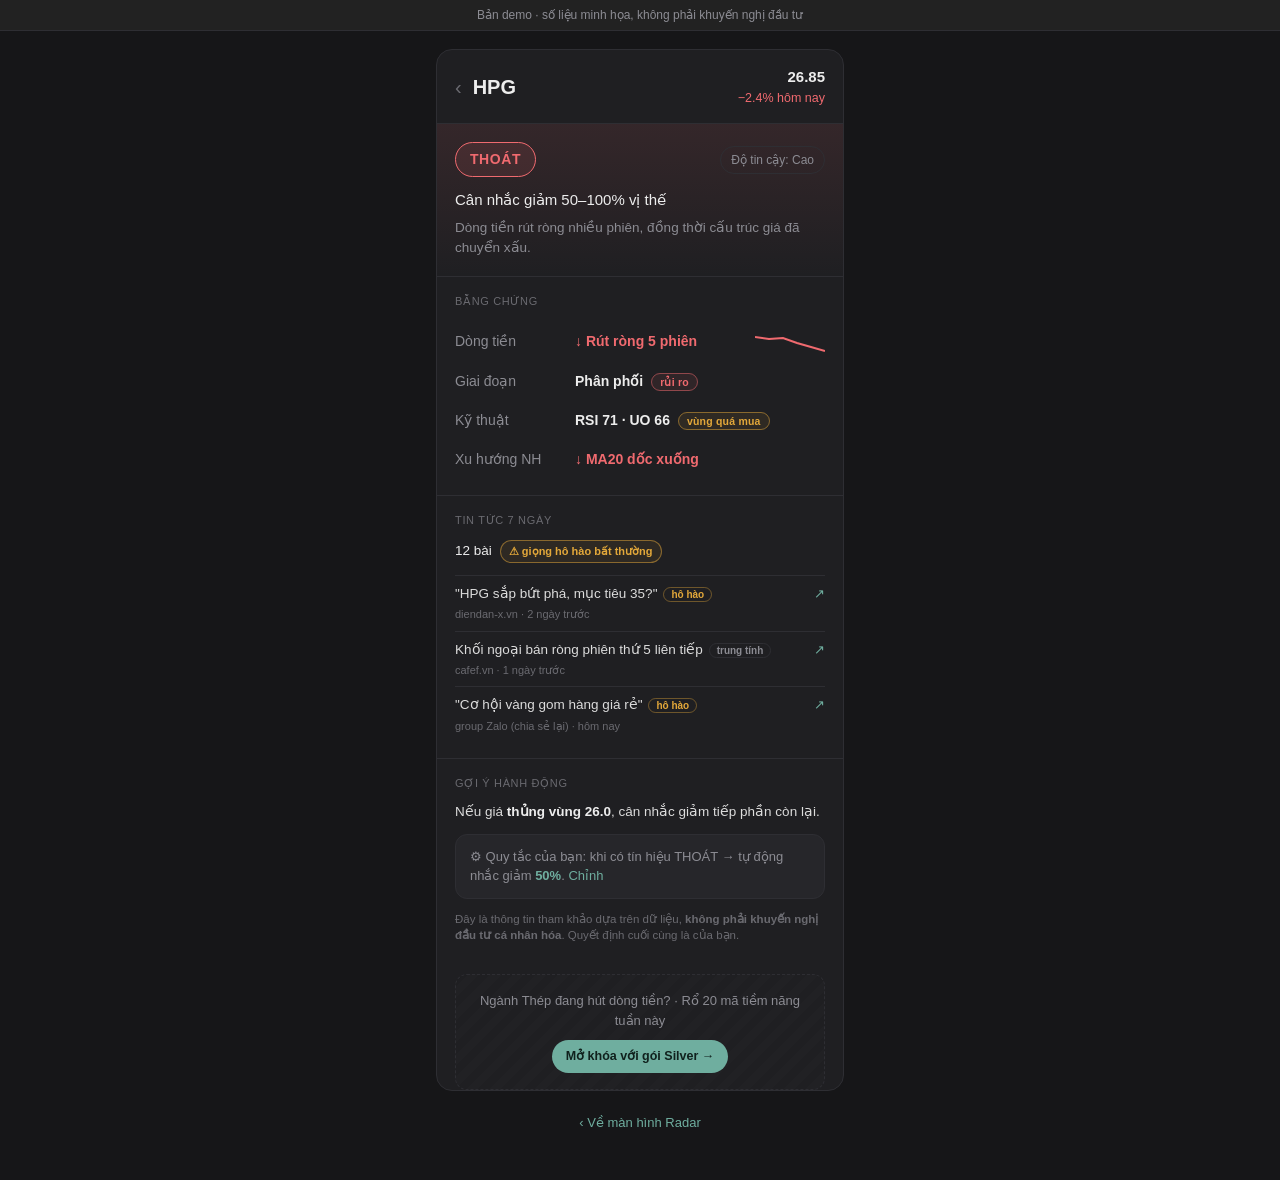
<file: Index.html>
<!DOCTYPE html>
<html lang="vi">
<head>
<meta charset="UTF-8">
<meta name="viewport" content="width=device-width, initial-scale=1">
<title>Radar danh mục — chi tiết mã</title>
<style>
:root{
  --bg:#161618;--surface:#1f1f22;--surface-2:#26262a;--line:#2e2e33;
  --text:#ededed;--muted:#8c8c93;--muted-2:#6a6a70;
  --red:#f06a6f;--amber:#e3a83a;--green:#5cbd86;--gray:#6a6a70;--accent:#6fae9f;
  --radius:16px;
}
*{box-sizing:border-box;margin:0;padding:0}
body{background:var(--bg);color:var(--text);font-family:'Inter',-apple-system,'Segoe UI',Roboto,Arial,sans-serif;line-height:1.5;-webkit-font-smoothing:antialiased}
a{color:inherit;text-decoration:none}
.demo-flag{background:#222;color:var(--muted);font-size:12px;text-align:center;padding:6px 12px;border-bottom:1px solid var(--line)}
.shell{max-width:440px;margin:0 auto;padding:18px 16px 48px}
.card{background:var(--surface);border:1px solid var(--line);border-radius:var(--radius);overflow:hidden}

/* header */
.hd{display:flex;align-items:center;gap:11px;padding:16px 18px;border-bottom:1px solid var(--line)}
.back{color:var(--muted-2);font-size:20px}
.tk{font-weight:700;font-size:20px}
.px{margin-left:auto;text-align:right}
.px .p{font-weight:600;font-size:15px}
.px .chg{font-size:12.5px;color:var(--red)}

/* verdict */
.verdict{padding:18px;background:linear-gradient(180deg,rgba(240,106,111,.10),transparent)}
.verdict .row1{display:flex;align-items:center;gap:12px}
.bigbadge{font-size:14px;font-weight:700;padding:6px 14px;border-radius:999px;border:1px solid var(--red);color:var(--red);background:rgba(240,106,111,.10);letter-spacing:.04em}
.conf{margin-left:auto;font-size:12px;color:var(--muted);border:1px solid var(--line);padding:4px 10px;border-radius:999px}
.verdict .sub{color:var(--text);font-size:15px;margin-top:12px;font-weight:500}
.verdict .why{color:var(--muted);font-size:13.5px;margin-top:6px}

/* section */
.sec{padding:16px 18px;border-top:1px solid var(--line)}
.sec .lbl{font-size:11px;letter-spacing:.06em;text-transform:uppercase;color:var(--muted-2);margin-bottom:12px}

/* evidence rows */
.ev{display:flex;align-items:center;gap:12px;padding:9px 0}
.ev .k{font-size:14px;color:var(--muted);width:108px;flex:none}
.ev .v{font-weight:600;font-size:14px}
.tag{font-size:10.5px;font-weight:600;padding:2px 8px;border-radius:999px;border:1px solid;margin-left:8px;letter-spacing:.02em}
.tag.bad{color:var(--red);border-color:rgba(240,106,111,.5);background:rgba(240,106,111,.08)}
.tag.warn{color:var(--amber);border-color:rgba(227,168,58,.5);background:rgba(227,168,58,.08)}
.tag.good{color:var(--green);border-color:rgba(92,189,134,.5);background:rgba(92,189,134,.08)}
.spark{margin-left:auto}
.arrow-down{color:var(--red);font-weight:700}
.arrow-up{color:var(--green);font-weight:700}

/* news */
.news .head{display:flex;align-items:center;gap:8px;font-size:13.5px;margin-bottom:12px}
.news .head .warnpill{font-size:11px;font-weight:600;color:var(--amber);border:1px solid rgba(227,168,58,.5);background:rgba(227,168,58,.08);padding:2px 8px;border-radius:999px}
.art{display:flex;align-items:flex-start;gap:9px;padding:8px 0;border-top:1px solid var(--line)}
.art:first-of-type{border-top:none}
.art .src{font-size:11px;color:var(--muted-2);margin-top:2px}
.art .t{font-size:13.5px;color:#dcdcdc}
.art .link{margin-left:auto;color:var(--accent);font-size:13px;flex:none}
.senti{font-size:10px;font-weight:600;padding:1px 7px;border-radius:999px;border:1px solid rgba(227,168,58,.4);color:var(--amber);margin-left:6px}

/* action */
.action{padding:16px 18px;border-top:1px solid var(--line)}
.action .hint{font-size:13.5px;color:#dcdcdc}
.action .hint b{color:var(--text)}
.rule{margin-top:12px;background:var(--surface-2);border:1px solid var(--line);border-radius:12px;padding:12px 14px;font-size:13px;color:var(--muted)}
.rule b{color:var(--accent)}
.disc{font-size:11.5px;color:var(--muted-2);margin-top:12px;line-height:1.45}

/* locked upsell */
.locked{margin:14px 18px 0;border:1px dashed var(--line);border-radius:12px;padding:16px;text-align:center;position:relative;background:repeating-linear-gradient(135deg,transparent,transparent 8px,rgba(255,255,255,.012) 8px,rgba(255,255,255,.012) 16px)}
.locked .lk{font-size:13px;color:var(--muted);filter:blur(.3px)}
.locked .cta{margin-top:10px;display:inline-block;font-size:12.5px;font-weight:600;color:#10211d;background:var(--accent);padding:7px 14px;border-radius:999px}
.foot{text-align:center;font-size:13px;margin-top:22px}
.foot a{color:var(--accent)}
</style>
</head>
<body>
<div class="demo-flag">Bản demo · số liệu minh họa, không phải khuyến nghị đầu tư</div>

<div class="shell">
  <div class="card">

    <!-- Header -->
    <div class="hd">
      <span class="back">‹</span>
      <span class="tk">HPG</span>
      <span class="px"><div class="p">26.85</div><div class="chg">−2.4% hôm nay</div></span>
    </div>

    <!-- Verdict -->
    <div class="verdict">
      <div class="row1">
        <span class="bigbadge">THOÁT</span>
        <span class="conf">Độ tin cậy: Cao</span>
      </div>
      <div class="sub">Cân nhắc giảm 50–100% vị thế</div>
      <div class="why">Dòng tiền rút ròng nhiều phiên, đồng thời cấu trúc giá đã chuyển xấu.</div>
    </div>

    <!-- Bằng chứng -->
    <div class="sec">
      <div class="lbl">Bằng chứng</div>

      <div class="ev">
        <span class="k">Dòng tiền</span>
        <span class="v arrow-down">↓ Rút ròng 5 phiên</span>
        <svg class="spark" width="70" height="22" viewBox="0 0 70 22">
          <polyline points="0,6 14,8 28,7 42,12 56,16 70,20" fill="none" stroke="#f06a6f" stroke-width="2"/>
        </svg>
      </div>

      <div class="ev">
        <span class="k">Giai đoạn</span>
        <span class="v">Phân phối<span class="tag bad">rủi ro</span></span>
      </div>

      <div class="ev">
        <span class="k">Kỹ thuật</span>
        <span class="v">RSI 71 · UO 66<span class="tag warn">vùng quá mua</span></span>
      </div>

      <div class="ev">
        <span class="k">Xu hướng NH</span>
        <span class="v arrow-down">↓ MA20 dốc xuống</span>
      </div>
    </div>

    <!-- Tin tức -->
    <div class="sec news">
      <div class="lbl">Tin tức 7 ngày</div>
      <div class="head">
        <span>12 bài</span>
        <span class="warnpill">⚠ giọng hô hào bất thường</span>
      </div>

      <div class="art">
        <div>
          <div class="t">"HPG sắp bứt phá, mục tiêu 35?"<span class="senti">hô hào</span></div>
          <div class="src">diendan-x.vn · 2 ngày trước</div>
        </div>
        <a class="link" href="#">↗</a>
      </div>
      <div class="art">
        <div>
          <div class="t">Khối ngoại bán ròng phiên thứ 5 liên tiếp<span class="senti" style="color:var(--muted);border-color:var(--line)">trung tính</span></div>
          <div class="src">cafef.vn · 1 ngày trước</div>
        </div>
        <a class="link" href="#">↗</a>
      </div>
      <div class="art">
        <div>
          <div class="t">"Cơ hội vàng gom hàng giá rẻ"<span class="senti">hô hào</span></div>
          <div class="src">group Zalo (chia sẻ lại) · hôm nay</div>
        </div>
        <a class="link" href="#">↗</a>
      </div>
    </div>

    <!-- Action -->
    <div class="action">
      <div class="lbl" style="font-size:11px;letter-spacing:.06em;text-transform:uppercase;color:var(--muted-2);margin-bottom:10px">Gợi ý hành động</div>
      <div class="hint">Nếu giá <b>thủng vùng 26.0</b>, cân nhắc giảm tiếp phần còn lại.</div>
      <div class="rule">⚙ Quy tắc của bạn: khi có tín hiệu THOÁT → tự động nhắc giảm <b>50%</b>. <span style="color:var(--accent)">Chỉnh</span></div>
      <div class="disc">Đây là thông tin tham khảo dựa trên dữ liệu, <b>không phải khuyến nghị đầu tư cá nhân hóa</b>. Quyết định cuối cùng là của bạn.</div>
    </div>

    <!-- Locked upsell (Silver) -->
    <div class="locked">
      <div class="lk">Ngành Thép đang hút dòng tiền? · Rổ 20 mã tiềm năng tuần này</div>
      <span class="cta">Mở khóa với gói Silver →</span>
    </div>

  </div>

  <div class="foot"><a href="radar.html">‹ Về màn hình Radar</a></div>
</div>
</body>
</html>
</file>
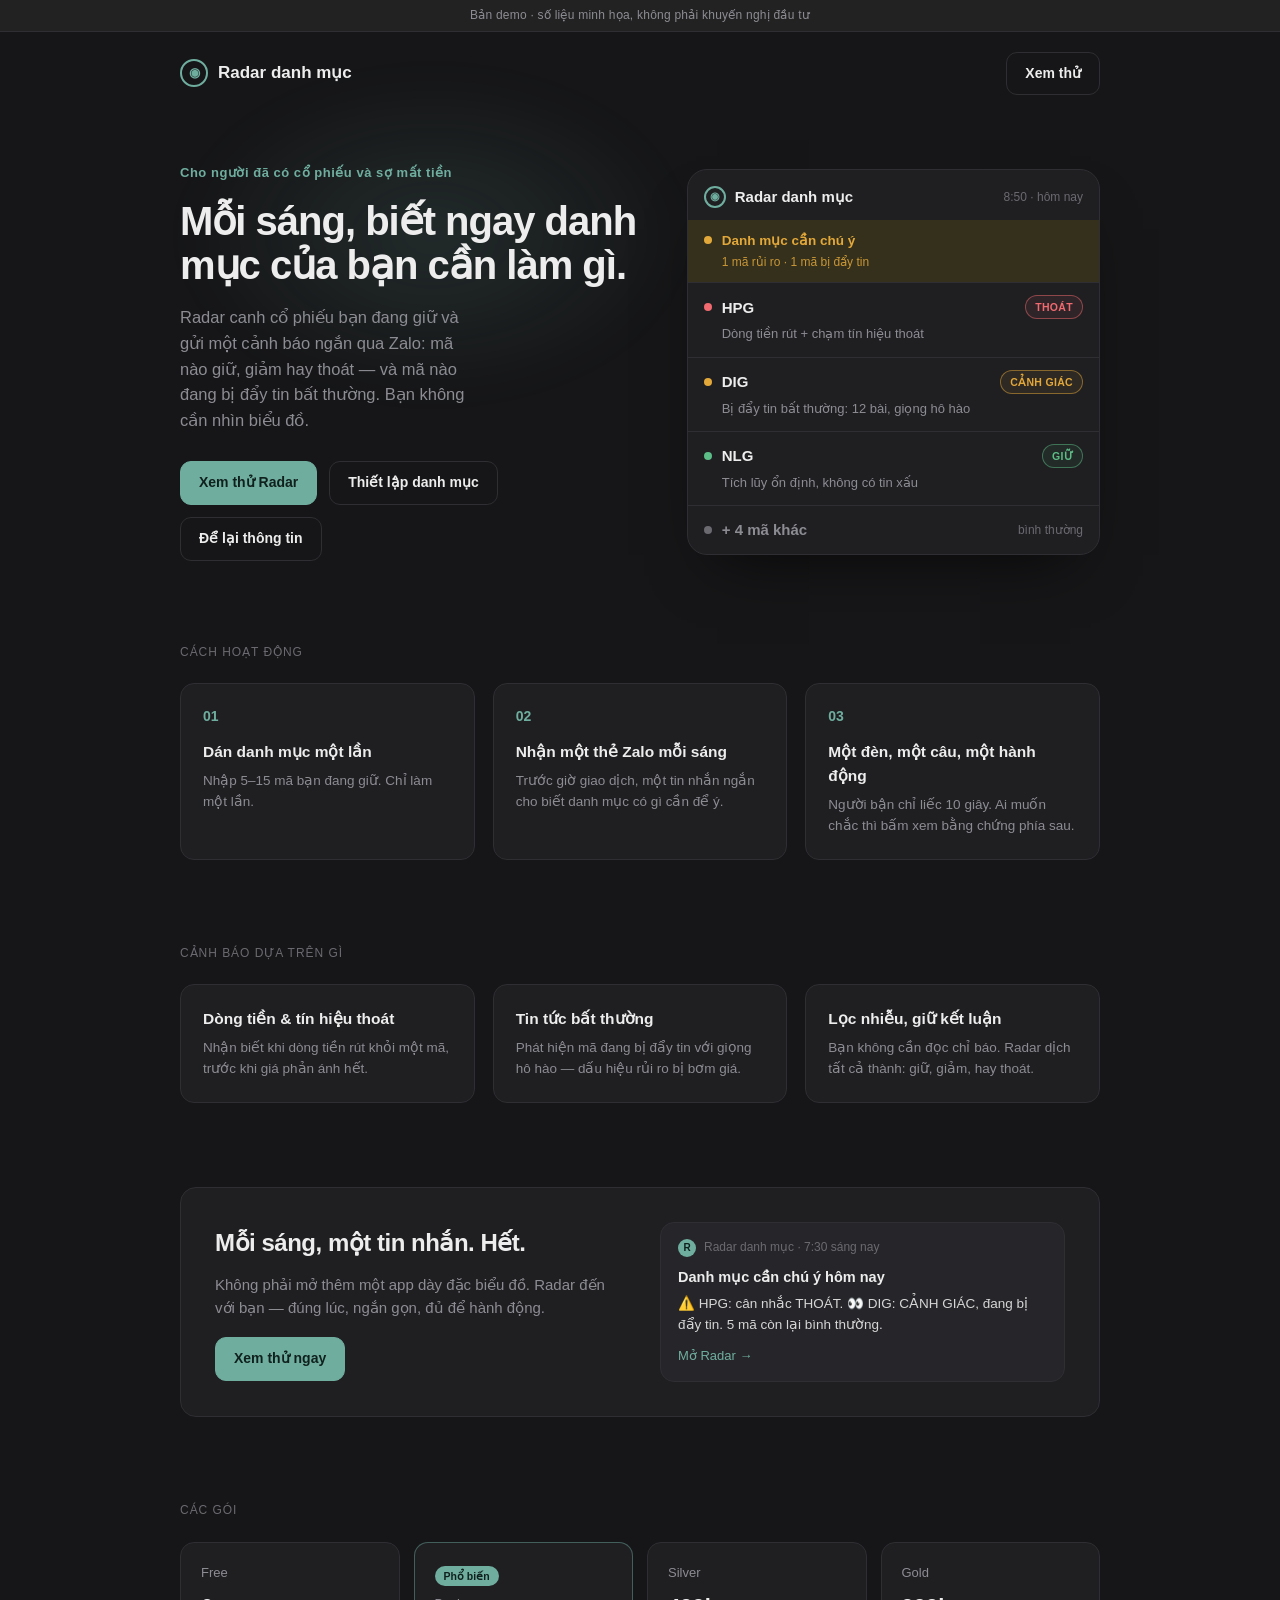
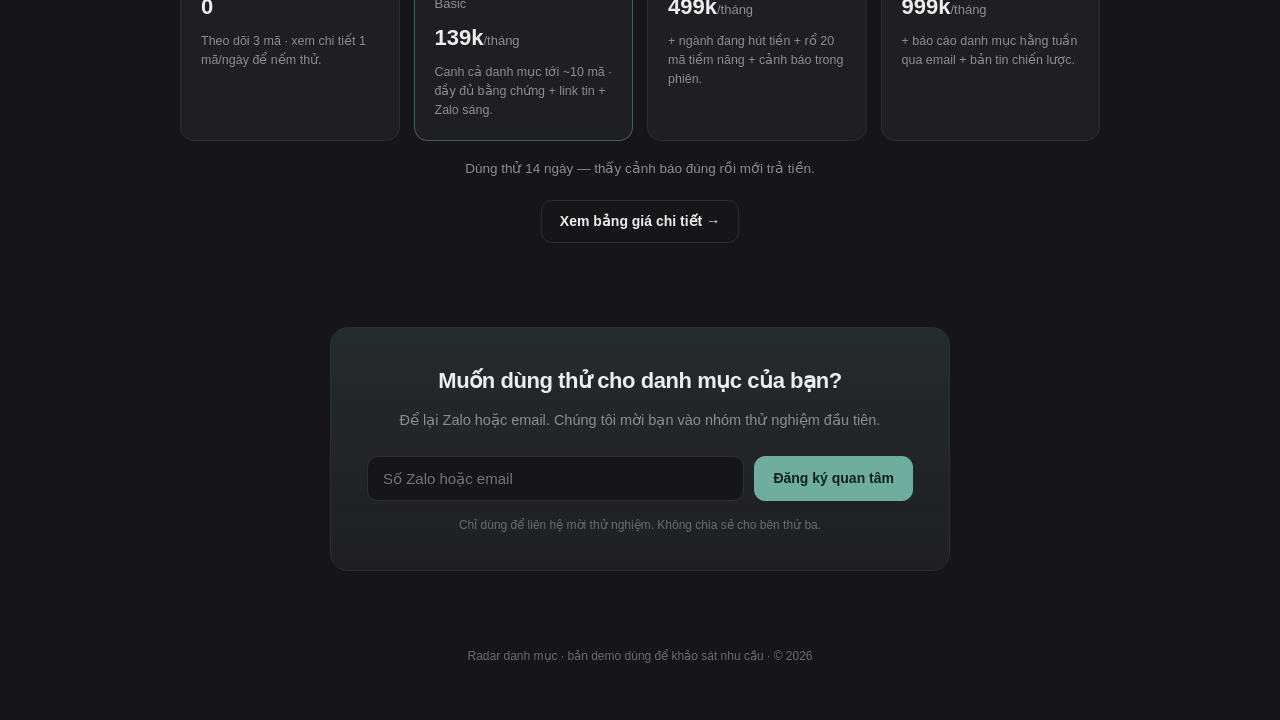
<file: index.html>
<!DOCTYPE html>
<html lang="vi">
<head>
<meta charset="UTF-8">
<meta name="viewport" content="width=device-width, initial-scale=1">
<title>Radar danh mục — mỗi sáng biết ngay danh mục cần làm gì</title>
<meta name="description" content="Trợ lý canh danh mục cho nhà đầu tư bận rộn. Mỗi sáng một cảnh báo ngắn qua Zalo: giữ, giảm hay thoát — và mã nào đang bị đẩy tin.">
<style>
:root{
  --bg:#161618;--surface:#1f1f22;--surface-2:#26262a;--line:#2e2e33;
  --text:#ededed;--muted:#8c8c93;--muted-2:#6a6a70;
  --red:#f06a6f;--amber:#e3a83a;--green:#5cbd86;--gray:#6a6a70;--accent:#6fae9f;
  --radius:16px;
}
*{box-sizing:border-box;margin:0;padding:0}
html{-webkit-text-size-adjust:100%;scroll-behavior:smooth}
body{background:var(--bg);color:var(--text);
  font-family:'Inter',-apple-system,'Segoe UI',Roboto,Helvetica,Arial,sans-serif;
  line-height:1.55;-webkit-font-smoothing:antialiased}
a{color:inherit;text-decoration:none}
.demo-flag{background:#222;color:var(--muted);font-size:12px;text-align:center;padding:6px 12px;border-bottom:1px solid var(--line);letter-spacing:.02em}
.wrap{max-width:960px;margin:0 auto;padding:0 20px}
header{display:flex;align-items:center;justify-content:space-between;padding:20px 0}
.brand{display:flex;align-items:center;gap:10px;font-weight:600;font-size:17px}
.logo{width:28px;height:28px;border-radius:50%;border:2px solid var(--accent);display:grid;place-items:center;color:var(--accent);font-size:13px}
.btn{padding:10px 18px;border-radius:11px;font-weight:600;font-size:14px;cursor:pointer;border:1px solid var(--line);transition:background .15s,filter .15s;display:inline-block;font-family:inherit}
.btn:hover{background:var(--surface-2)}
.btn.solid{background:var(--accent);color:#10211d;border-color:var(--accent)}
.btn.solid:hover{filter:brightness(1.07)}
.hero{position:relative;display:grid;grid-template-columns:1.05fr .95fr;gap:50px;align-items:center;padding:48px 0 40px}
.hero::before{content:'';position:absolute;top:-40px;left:0;width:55%;height:320px;background:radial-gradient(ellipse at center,rgba(111,174,159,.14),transparent 70%);filter:blur(20px);z-index:-1;pointer-events:none}
.eyebrow{color:var(--accent);font-size:13px;font-weight:600;letter-spacing:.04em;margin-bottom:16px}
.hero h1{font-size:40px;font-weight:700;line-height:1.1;letter-spacing:-.025em}
.hero .sub{color:var(--muted);font-size:16.5px;margin-top:18px;max-width:32ch}
.cta-row{display:flex;gap:12px;margin-top:28px;flex-wrap:wrap}
.phone{background:var(--surface);border:1px solid var(--line);border-radius:20px;overflow:hidden;box-shadow:0 30px 60px -30px rgba(0,0,0,.7)}
.ph-head{display:flex;align-items:center;justify-content:space-between;padding:15px 16px 11px}
.ph-head .b{display:flex;align-items:center;gap:9px;font-weight:600;font-size:15px}
.ph-head .lg{width:22px;height:22px;border-radius:50%;border:2px solid var(--accent);display:grid;place-items:center;color:var(--accent);font-size:11px}
.ph-time{color:var(--muted-2);font-size:12px}
.ph-alert{background:#34301c;padding:11px 16px;display:flex;gap:10px;align-items:flex-start}
.ph-alert .dot{margin-top:5px}
.ph-alert .t{color:var(--amber);font-size:13.5px;font-weight:600}
.ph-alert .s{color:var(--amber);opacity:.85;font-size:12px;margin-top:1px}
.dot{width:8px;height:8px;border-radius:50%;flex:none}
.dot.red{background:var(--red)}.dot.amber{background:var(--amber)}.dot.green{background:var(--green)}.dot.gray{background:var(--gray)}
.ph-row{padding:12px 16px;border-top:1px solid var(--line)}
.ph-row .top{display:flex;align-items:center;gap:10px}
.ph-row .tk{font-weight:700;font-size:15px}
.sp{flex:1}
.badge{font-size:10.5px;font-weight:600;padding:3px 9px;border-radius:999px;border:1px solid;letter-spacing:.03em}
.badge.exit{color:var(--red);border-color:rgba(240,106,111,.5);background:rgba(240,106,111,.08)}
.badge.warn{color:var(--amber);border-color:rgba(227,168,58,.5);background:rgba(227,168,58,.08)}
.badge.hold{color:var(--green);border-color:rgba(92,189,134,.5);background:rgba(92,189,134,.08)}
.ph-row .rs{color:var(--muted);font-size:13px;margin-top:5px;margin-left:18px}
section{padding:42px 0}
.sec-label{color:var(--muted-2);font-size:12px;letter-spacing:.08em;text-transform:uppercase;margin-bottom:22px}
.grid3{display:grid;grid-template-columns:repeat(3,1fr);gap:18px}
.tile{background:var(--surface);border:1px solid var(--line);border-radius:14px;padding:22px;transition:border-color .15s}
.tile:hover{border-color:#3a3a40}
.tile .n{color:var(--accent);font-weight:700;font-size:14px;margin-bottom:12px}
.tile h4{font-size:15.5px;font-weight:600;margin-bottom:7px}
.tile p{color:var(--muted);font-size:13.5px}
.band{background:var(--surface);border:1px solid var(--line);border-radius:var(--radius);padding:34px;display:grid;grid-template-columns:1fr 1fr;gap:40px;align-items:center}
.band h3{font-size:24px;font-weight:700;letter-spacing:-.02em}
.band p{color:var(--muted);font-size:15px;margin-top:12px}
.zalo{background:var(--surface-2);border:1px solid var(--line);border-radius:14px;padding:15px 17px}
.zalo .zh{display:flex;align-items:center;gap:8px;font-size:12px;color:var(--muted-2);margin-bottom:9px}
.zalo .oa{width:18px;height:18px;border-radius:50%;background:var(--accent);color:#10211d;font-size:10px;font-weight:700;display:grid;place-items:center}
.zalo .zt{font-weight:600;font-size:14.5px}
.zalo .zb{font-size:13.5px;color:#d6d6d6;margin-top:6px}
.zalo .zc{color:var(--accent);font-size:13px;margin-top:10px;font-weight:500}
.price{display:grid;grid-template-columns:repeat(4,1fr);gap:14px}
.tier{background:var(--surface);border:1px solid var(--line);border-radius:14px;padding:20px}
.tier.hot{border-color:rgba(111,174,159,.45)}
.tier .nm{font-size:13px;color:var(--muted)}
.tier .amt{font-size:22px;font-weight:700;margin:7px 0 2px}
.tier .amt span{font-size:13px;color:var(--muted);font-weight:400}
.tier .ds{font-size:12.5px;color:var(--muted);margin-top:8px;line-height:1.5}
.tier .ribbon{display:inline-block;font-size:10.5px;font-weight:600;color:#10211d;background:var(--accent);padding:2px 9px;border-radius:999px;margin-bottom:8px}
.signup{background:linear-gradient(180deg,rgba(111,174,159,.08),transparent),var(--surface);border:1px solid var(--line);border-radius:18px;padding:36px;max-width:620px;margin:0 auto;text-align:center}
.signup h3{font-size:22px;font-weight:700;letter-spacing:-.02em}
.signup p{color:var(--muted);font-size:14.5px;margin:11px 0 24px}
.signup form{display:flex;gap:10px;flex-wrap:wrap;justify-content:center}
.signup input{flex:1;min-width:230px;background:var(--bg);border:1px solid var(--line);color:var(--text);border-radius:11px;padding:13px 15px;font-family:inherit;font-size:15px}
.signup input:focus{outline:none;border-color:var(--accent)}
.signup .note{font-size:12px;color:var(--muted-2);margin-top:15px}
.thanks{display:none;color:var(--green);font-weight:600;margin-top:18px}
footer{text-align:center;color:var(--muted-2);font-size:12px;padding:34px 20px 54px}
@media (max-width:760px){
  .hero{grid-template-columns:1fr;gap:34px;padding-top:28px}
  .hero h1{font-size:31px}
  .hero::before{width:90%}
  .grid3{grid-template-columns:1fr}
  .band{grid-template-columns:1fr;gap:24px;padding:26px}
  .price{grid-template-columns:1fr 1fr}
}
@media (prefers-reduced-motion:reduce){*{transition:none!important;animation:none!important}}
</style>
</head>
<body>
<div class="demo-flag">Bản demo · số liệu minh họa, không phải khuyến nghị đầu tư</div>
<div class="wrap">
  <header>
    <div class="brand"><span class="logo">◉</span> Radar danh mục</div>
    <a class="btn" href="radar.html">Xem thử</a>
  </header>
  <div class="hero">
    <div>
      <div class="eyebrow">Cho người đã có cổ phiếu và sợ mất tiền</div>
      <h1>Mỗi sáng, biết ngay danh mục của bạn cần làm gì.</h1>
      <p class="sub">Radar canh cổ phiếu bạn đang giữ và gửi một cảnh báo ngắn qua Zalo: mã nào giữ, giảm hay thoát — và mã nào đang bị đẩy tin bất thường. Bạn không cần nhìn biểu đồ.</p>
      <div class="cta-row">
        <a class="btn solid" href="radar.html">Xem thử Radar</a>
        <a class="btn" href="onboarding.html">Thiết lập danh mục</a>
        <a class="btn" href="#dangky">Để lại thông tin</a>
      </div>
    </div>
    <div class="phone">
      <div class="ph-head">
        <div class="b"><span class="lg">◉</span> Radar danh mục</div>
        <span class="ph-time">8:50 · hôm nay</span>
      </div>
      <div class="ph-alert">
        <span class="dot amber"></span>
        <div><div class="t">Danh mục cần chú ý</div><div class="s">1 mã rủi ro · 1 mã bị đẩy tin</div></div>
      </div>
      <div class="ph-row"><div class="top"><span class="dot red"></span><span class="tk">HPG</span><span class="sp"></span><span class="badge exit">THOÁT</span></div><div class="rs">Dòng tiền rút + chạm tín hiệu thoát</div></div>
      <div class="ph-row"><div class="top"><span class="dot amber"></span><span class="tk">DIG</span><span class="sp"></span><span class="badge warn">CẢNH GIÁC</span></div><div class="rs">Bị đẩy tin bất thường: 12 bài, giọng hô hào</div></div>
      <div class="ph-row"><div class="top"><span class="dot green"></span><span class="tk">NLG</span><span class="sp"></span><span class="badge hold">GIỮ</span></div><div class="rs">Tích lũy ổn định, không có tin xấu</div></div>
      <div class="ph-row"><div class="top"><span class="dot gray"></span><span class="tk" style="font-weight:600;color:var(--muted)">+ 4 mã khác</span><span class="sp"></span><span style="font-size:12px;color:var(--muted-2)">bình thường</span></div></div>
    </div>
  </div>
  <section>
    <div class="sec-label">Cách hoạt động</div>
    <div class="grid3">
      <div class="tile"><div class="n">01</div><h4>Dán danh mục một lần</h4><p>Nhập 5–15 mã bạn đang giữ. Chỉ làm một lần.</p></div>
      <div class="tile"><div class="n">02</div><h4>Nhận một thẻ Zalo mỗi sáng</h4><p>Trước giờ giao dịch, một tin nhắn ngắn cho biết danh mục có gì cần để ý.</p></div>
      <div class="tile"><div class="n">03</div><h4>Một đèn, một câu, một hành động</h4><p>Người bận chỉ liếc 10 giây. Ai muốn chắc thì bấm xem bằng chứng phía sau.</p></div>
    </div>
  </section>
  <section>
    <div class="sec-label">Cảnh báo dựa trên gì</div>
    <div class="grid3">
      <div class="tile"><h4>Dòng tiền &amp; tín hiệu thoát</h4><p>Nhận biết khi dòng tiền rút khỏi một mã, trước khi giá phản ánh hết.</p></div>
      <div class="tile"><h4>Tin tức bất thường</h4><p>Phát hiện mã đang bị đẩy tin với giọng hô hào — dấu hiệu rủi ro bị bơm giá.</p></div>
      <div class="tile"><h4>Lọc nhiễu, giữ kết luận</h4><p>Bạn không cần đọc chỉ báo. Radar dịch tất cả thành: giữ, giảm, hay thoát.</p></div>
    </div>
  </section>
  <section>
    <div class="band">
      <div>
        <h3>Mỗi sáng, một tin nhắn. Hết.</h3>
        <p>Không phải mở thêm một app dày đặc biểu đồ. Radar đến với bạn — đúng lúc, ngắn gọn, đủ để hành động.</p>
        <a class="btn solid" href="radar.html" style="margin-top:18px">Xem thử ngay</a>
      </div>
      <div class="zalo">
        <div class="zh"><span class="oa">R</span> Radar danh mục · 7:30 sáng nay</div>
        <div class="zt">Danh mục cần chú ý hôm nay</div>
        <div class="zb">⚠️ HPG: cân nhắc THOÁT. 👀 DIG: CẢNH GIÁC, đang bị đẩy tin. 5 mã còn lại bình thường.</div>
        <div class="zc">Mở Radar →</div>
      </div>
    </div>
  </section>
  <section id="gia">
    <div class="sec-label">Các gói</div>
    <div class="price">
      <div class="tier"><div class="nm">Free</div><div class="amt">0<span></span></div><div class="ds">Theo dõi 3 mã · xem chi tiết 1 mã/ngày để nếm thử.</div></div>
      <div class="tier hot"><div class="ribbon">Phổ biến</div><div class="nm">Basic</div><div class="amt">139k<span>/tháng</span></div><div class="ds">Canh cả danh mục tới ~10 mã · đầy đủ bằng chứng + link tin + Zalo sáng.</div></div>
      <div class="tier"><div class="nm">Silver</div><div class="amt">499k<span>/tháng</span></div><div class="ds">+ ngành đang hút tiền + rổ 20 mã tiềm năng + cảnh báo trong phiên.</div></div>
      <div class="tier"><div class="nm">Gold</div><div class="amt">999k<span>/tháng</span></div><div class="ds">+ báo cáo danh mục hằng tuần qua email + bản tin chiến lược.</div></div>
    </div>
    <p style="text-align:center;color:var(--muted);font-size:13.5px;margin-top:18px">Dùng thử 14 ngày — thấy cảnh báo đúng rồi mới trả tiền.</p>
    <div style="text-align:center;margin-top:20px"><a class="btn" href="bang-gia.html">Xem bảng giá chi tiết →</a></div>
  </section>
  <section id="dangky">
    <div class="signup">
      <h3>Muốn dùng thử cho danh mục của bạn?</h3>
      <p>Để lại Zalo hoặc email. Chúng tôi mời bạn vào nhóm thử nghiệm đầu tiên.</p>
      <form id="lead" action="https://formspree.io/f/YOUR_FORM_ID" method="POST">
        <input type="text" name="contact" placeholder="Số Zalo hoặc email" required>
        <button type="submit" class="btn solid">Đăng ký quan tâm</button>
      </form>
      <div class="thanks" id="thanks">Cảm ơn bạn — chúng tôi sẽ liên hệ sớm.</div>
      <div class="note">Chỉ dùng để liên hệ mời thử nghiệm. Không chia sẻ cho bên thứ ba.</div>
    </div>
  </section>
</div>
<footer>Radar danh mục · bản demo dùng để khảo sát nhu cầu · © 2026</footer>
<script>
  var f=document.getElementById('lead');
  f.addEventListener('submit',function(e){
    if((f.getAttribute('action')||'').indexOf('YOUR_FORM_ID')!==-1){
      e.preventDefault();
      document.getElementById('thanks').style.display='block';
      f.reset();
    }
  });
</script>
</body>
</html>
</file>
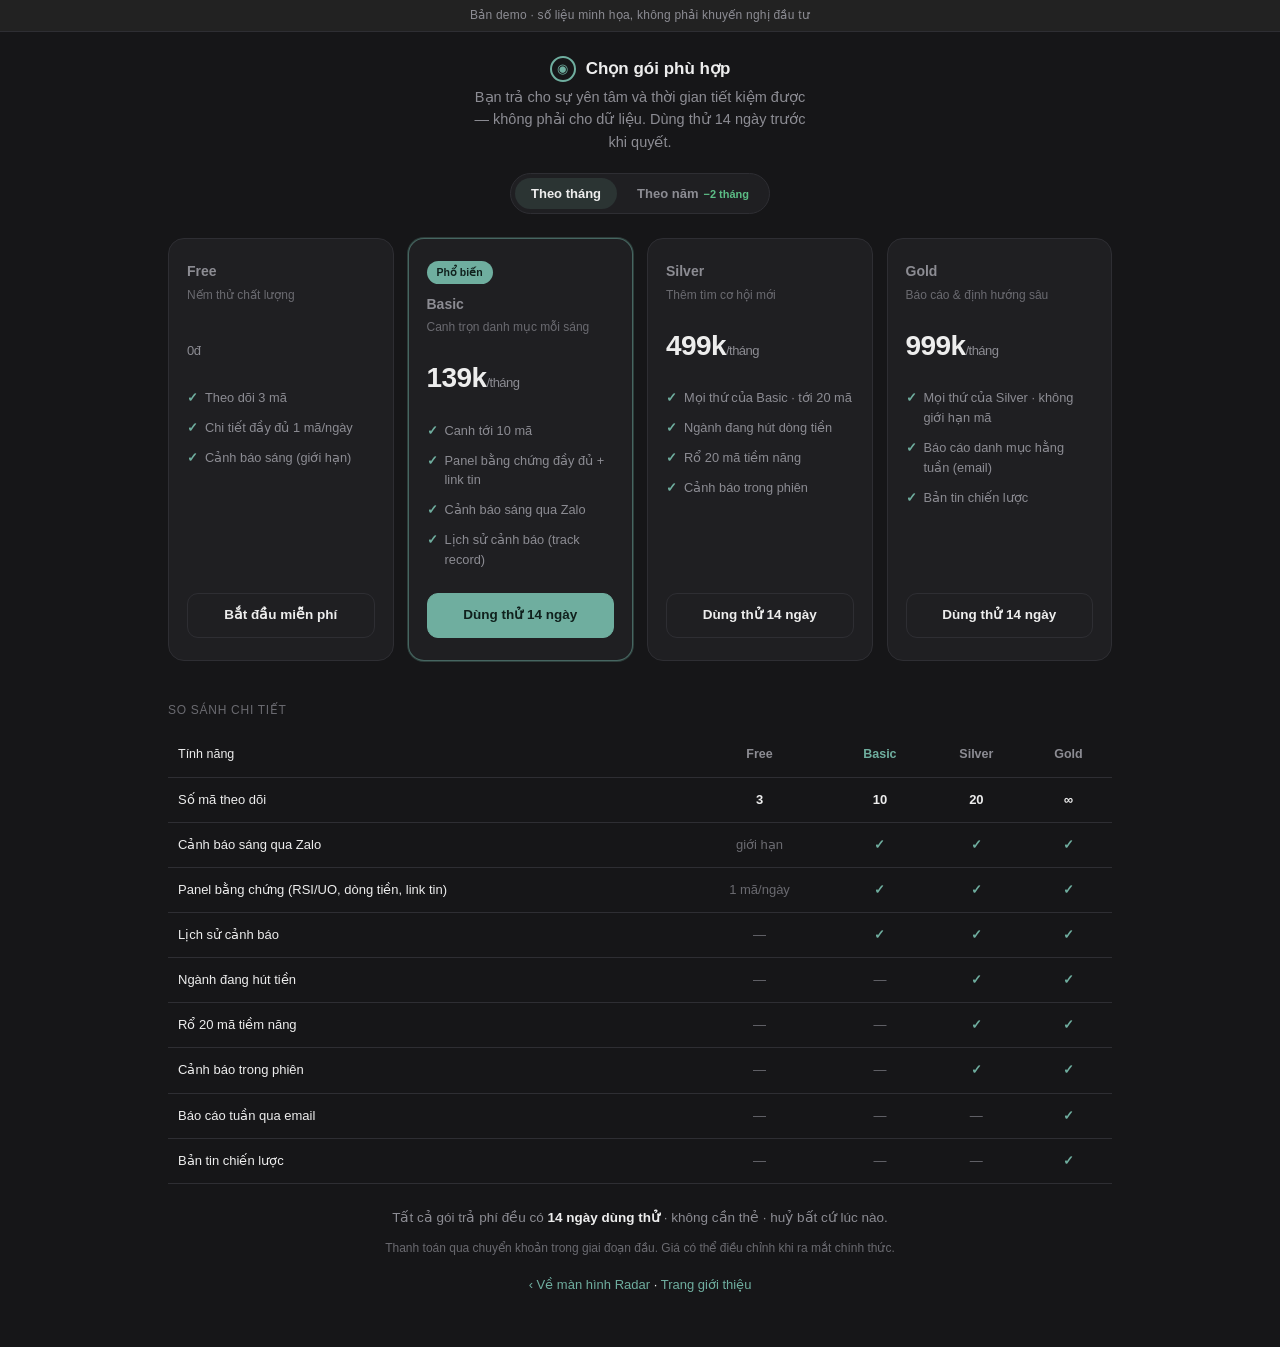
<file: bang-gia.html>
<!DOCTYPE html>
<html lang="vi">
<head>
<meta charset="UTF-8">
<meta name="viewport" content="width=device-width, initial-scale=1">
<title>Radar danh mục — bảng giá</title>
<style>
:root{
  --bg:#161618;--surface:#1f1f22;--surface-2:#26262a;--line:#2e2e33;
  --text:#ededed;--muted:#8c8c93;--muted-2:#6a6a70;
  --red:#f06a6f;--amber:#e3a83a;--green:#5cbd86;--accent:#6fae9f;--radius:16px;
}
*{box-sizing:border-box;margin:0;padding:0}
html{-webkit-text-size-adjust:100%}
body{background:var(--bg);color:var(--text);
  font-family:'Inter',-apple-system,'Segoe UI',Roboto,Helvetica,Arial,sans-serif;
  line-height:1.55;-webkit-font-smoothing:antialiased}
a{color:inherit;text-decoration:none}
.demo-flag{background:#222;color:var(--muted);font-size:12px;text-align:center;padding:6px 12px;border-bottom:1px solid var(--line);letter-spacing:.02em}
.wrap{max-width:980px;margin:0 auto;padding:24px 18px 52px}

.head{display:flex;align-items:center;gap:10px;justify-content:center;margin-bottom:4px}
.logo{width:26px;height:26px;border-radius:50%;border:2px solid var(--accent);display:grid;place-items:center;color:var(--accent);font-size:13px}
.head .b{font-weight:600;font-size:17px}
.lede{color:var(--muted);font-size:14.5px;text-align:center;margin:2px auto 20px;max-width:42ch}

/* billing toggle */
.bill{display:flex;justify-content:center;margin-bottom:24px}
.bill .grp{display:inline-flex;background:var(--surface);border:1px solid var(--line);border-radius:999px;padding:4px;gap:4px}
.bill button{border:none;background:transparent;color:var(--muted);font-family:inherit;font-size:13px;font-weight:600;padding:8px 16px;border-radius:999px;cursor:pointer;transition:all .15s}
.bill button.on{background:rgba(111,174,159,.14);color:var(--text)}
.bill .save{color:var(--green);font-size:11px;margin-left:5px}

/* cards */
.cards{display:grid;grid-template-columns:repeat(4,1fr);gap:14px;margin-bottom:40px}
.tier{background:var(--surface);border:1px solid var(--line);border-radius:16px;padding:22px 18px;display:flex;flex-direction:column}
.tier.hot{border-color:rgba(111,174,159,.5);box-shadow:0 0 0 1px rgba(111,174,159,.25)}
.ribbon{align-self:flex-start;font-size:10.5px;font-weight:700;color:#10211d;background:var(--accent);padding:3px 10px;border-radius:999px;margin-bottom:10px}
.tier .nm{font-size:14px;font-weight:600;color:var(--muted)}
.tier .who{font-size:12px;color:var(--muted-2);margin-top:3px;min-height:32px}
.tier .amt{font-size:28px;font-weight:700;letter-spacing:-.02em;margin:6px 0 2px}
.tier .amt span{font-size:13px;color:var(--muted);font-weight:400}
.tier ul{list-style:none;margin:14px 0 18px;flex:1}
.tier li{font-size:12.8px;color:var(--muted);padding:5px 0 5px 18px;position:relative}
.tier li::before{content:'✓';position:absolute;left:0;color:var(--accent);font-weight:700}
.btn{text-align:center;padding:11px;border-radius:11px;font-weight:600;font-size:13.5px;cursor:pointer;border:1px solid var(--line);display:block;transition:background .15s,filter .15s}
.btn:hover{background:var(--surface-2)}
.btn.solid{background:var(--accent);color:#10211d;border-color:var(--accent)}
.btn.solid:hover{filter:brightness(1.07)}

/* matrix */
.mtx-h{font-size:12px;letter-spacing:.06em;text-transform:uppercase;color:var(--muted-2);margin-bottom:14px}
.mtx{width:100%;border-collapse:collapse;font-size:13px}
.mtx th,.mtx td{padding:12px 10px;text-align:center;border-bottom:1px solid var(--line)}
.mtx th{color:var(--muted);font-weight:600;font-size:12.5px}
.mtx th.hot{color:var(--accent)}
.mtx td:first-child,.mtx th:first-child{text-align:left;color:var(--text);font-weight:500}
.mtx .yes{color:var(--accent);font-weight:700}
.mtx .no{color:var(--muted-2)}
.mtx td.val{color:var(--text);font-weight:600}

.foot{text-align:center;color:var(--muted);font-size:13.5px;margin-top:24px}
.note{text-align:center;color:var(--muted-2);font-size:12px;margin-top:10px;max-width:520px;margin-left:auto;margin-right:auto}
.back{text-align:center;font-size:13px;margin-top:18px}
.back a{color:var(--accent)}

@media (max-width:820px){
  .cards{grid-template-columns:1fr 1fr}
  .mtx{font-size:12px}
  .mtx th,.mtx td{padding:10px 6px}
}
@media (prefers-reduced-motion:reduce){*{transition:none!important}}
</style>
</head>
<body>
<div class="demo-flag">Bản demo · số liệu minh họa, không phải khuyến nghị đầu tư</div>

<div class="wrap">
  <div class="head"><span class="logo">◉</span><span class="b">Chọn gói phù hợp</span></div>
  <p class="lede">Bạn trả cho sự yên tâm và thời gian tiết kiệm được — không phải cho dữ liệu. Dùng thử 14 ngày trước khi quyết.</p>

  <div class="bill">
    <div class="grp">
      <button id="bM" class="on" onclick="setBill('m')">Theo tháng</button>
      <button id="bY" onclick="setBill('y')">Theo năm<span class="save">−2 tháng</span></button>
    </div>
  </div>

  <div class="cards">
    <div class="tier">
      <div class="nm">Free</div>
      <div class="who">Nếm thử chất lượng</div>
      <div class="amt"><span data-m="0" data-y="0">0đ</span></div>
      <ul>
        <li>Theo dõi 3 mã</li>
        <li>Chi tiết đầy đủ 1 mã/ngày</li>
        <li>Cảnh báo sáng (giới hạn)</li>
      </ul>
      <a class="btn" href="onboarding.html">Bắt đầu miễn phí</a>
    </div>

    <div class="tier hot">
      <div class="ribbon">Phổ biến</div>
      <div class="nm">Basic</div>
      <div class="who">Canh trọn danh mục mỗi sáng</div>
      <div class="amt"><b data-m="139k" data-y="115k">139k</b><span>/tháng</span></div>
      <ul>
        <li>Canh tới 10 mã</li>
        <li>Panel bằng chứng đầy đủ + link tin</li>
        <li>Cảnh báo sáng qua Zalo</li>
        <li>Lịch sử cảnh báo (track record)</li>
      </ul>
      <a class="btn solid" href="onboarding.html">Dùng thử 14 ngày</a>
    </div>

    <div class="tier">
      <div class="nm">Silver</div>
      <div class="who">Thêm tìm cơ hội mới</div>
      <div class="amt"><b data-m="499k" data-y="415k">499k</b><span>/tháng</span></div>
      <ul>
        <li>Mọi thứ của Basic · tới 20 mã</li>
        <li>Ngành đang hút dòng tiền</li>
        <li>Rổ 20 mã tiềm năng</li>
        <li>Cảnh báo trong phiên</li>
      </ul>
      <a class="btn" href="onboarding.html">Dùng thử 14 ngày</a>
    </div>

    <div class="tier">
      <div class="nm">Gold</div>
      <div class="who">Báo cáo & định hướng sâu</div>
      <div class="amt"><b data-m="999k" data-y="830k">999k</b><span>/tháng</span></div>
      <ul>
        <li>Mọi thứ của Silver · không giới hạn mã</li>
        <li>Báo cáo danh mục hằng tuần (email)</li>
        <li>Bản tin chiến lược</li>
      </ul>
      <a class="btn" href="onboarding.html">Dùng thử 14 ngày</a>
    </div>
  </div>

  <div class="mtx-h">So sánh chi tiết</div>
  <table class="mtx">
    <thead>
      <tr><th>Tính năng</th><th>Free</th><th class="hot">Basic</th><th>Silver</th><th>Gold</th></tr>
    </thead>
    <tbody>
      <tr><td>Số mã theo dõi</td><td class="val">3</td><td class="val">10</td><td class="val">20</td><td class="val">∞</td></tr>
      <tr><td>Cảnh báo sáng qua Zalo</td><td class="no">giới hạn</td><td class="yes">✓</td><td class="yes">✓</td><td class="yes">✓</td></tr>
      <tr><td>Panel bằng chứng (RSI/UO, dòng tiền, link tin)</td><td class="no">1 mã/ngày</td><td class="yes">✓</td><td class="yes">✓</td><td class="yes">✓</td></tr>
      <tr><td>Lịch sử cảnh báo</td><td class="no">—</td><td class="yes">✓</td><td class="yes">✓</td><td class="yes">✓</td></tr>
      <tr><td>Ngành đang hút tiền</td><td class="no">—</td><td class="no">—</td><td class="yes">✓</td><td class="yes">✓</td></tr>
      <tr><td>Rổ 20 mã tiềm năng</td><td class="no">—</td><td class="no">—</td><td class="yes">✓</td><td class="yes">✓</td></tr>
      <tr><td>Cảnh báo trong phiên</td><td class="no">—</td><td class="no">—</td><td class="yes">✓</td><td class="yes">✓</td></tr>
      <tr><td>Báo cáo tuần qua email</td><td class="no">—</td><td class="no">—</td><td class="no">—</td><td class="yes">✓</td></tr>
      <tr><td>Bản tin chiến lược</td><td class="no">—</td><td class="no">—</td><td class="no">—</td><td class="yes">✓</td></tr>
    </tbody>
  </table>

  <p class="foot">Tất cả gói trả phí đều có <b style="color:var(--text)">14 ngày dùng thử</b> · không cần thẻ · huỷ bất cứ lúc nào.</p>
  <p class="note">Thanh toán qua chuyển khoản trong giai đoạn đầu. Giá có thể điều chỉnh khi ra mắt chính thức.</p>
  <div class="back"><a href="radar.html">‹ Về màn hình Radar</a> · <a href="index.html">Trang giới thiệu</a></div>
</div>

<script>
  function setBill(k){
    document.getElementById('bM').classList.toggle('on',k==='m');
    document.getElementById('bY').classList.toggle('on',k==='y');
    document.querySelectorAll('[data-m]').forEach(function(el){
      el.textContent=el.getAttribute(k==='m'?'data-m':'data-y');
    });
  }
</script>
</body>
</html>
</file>
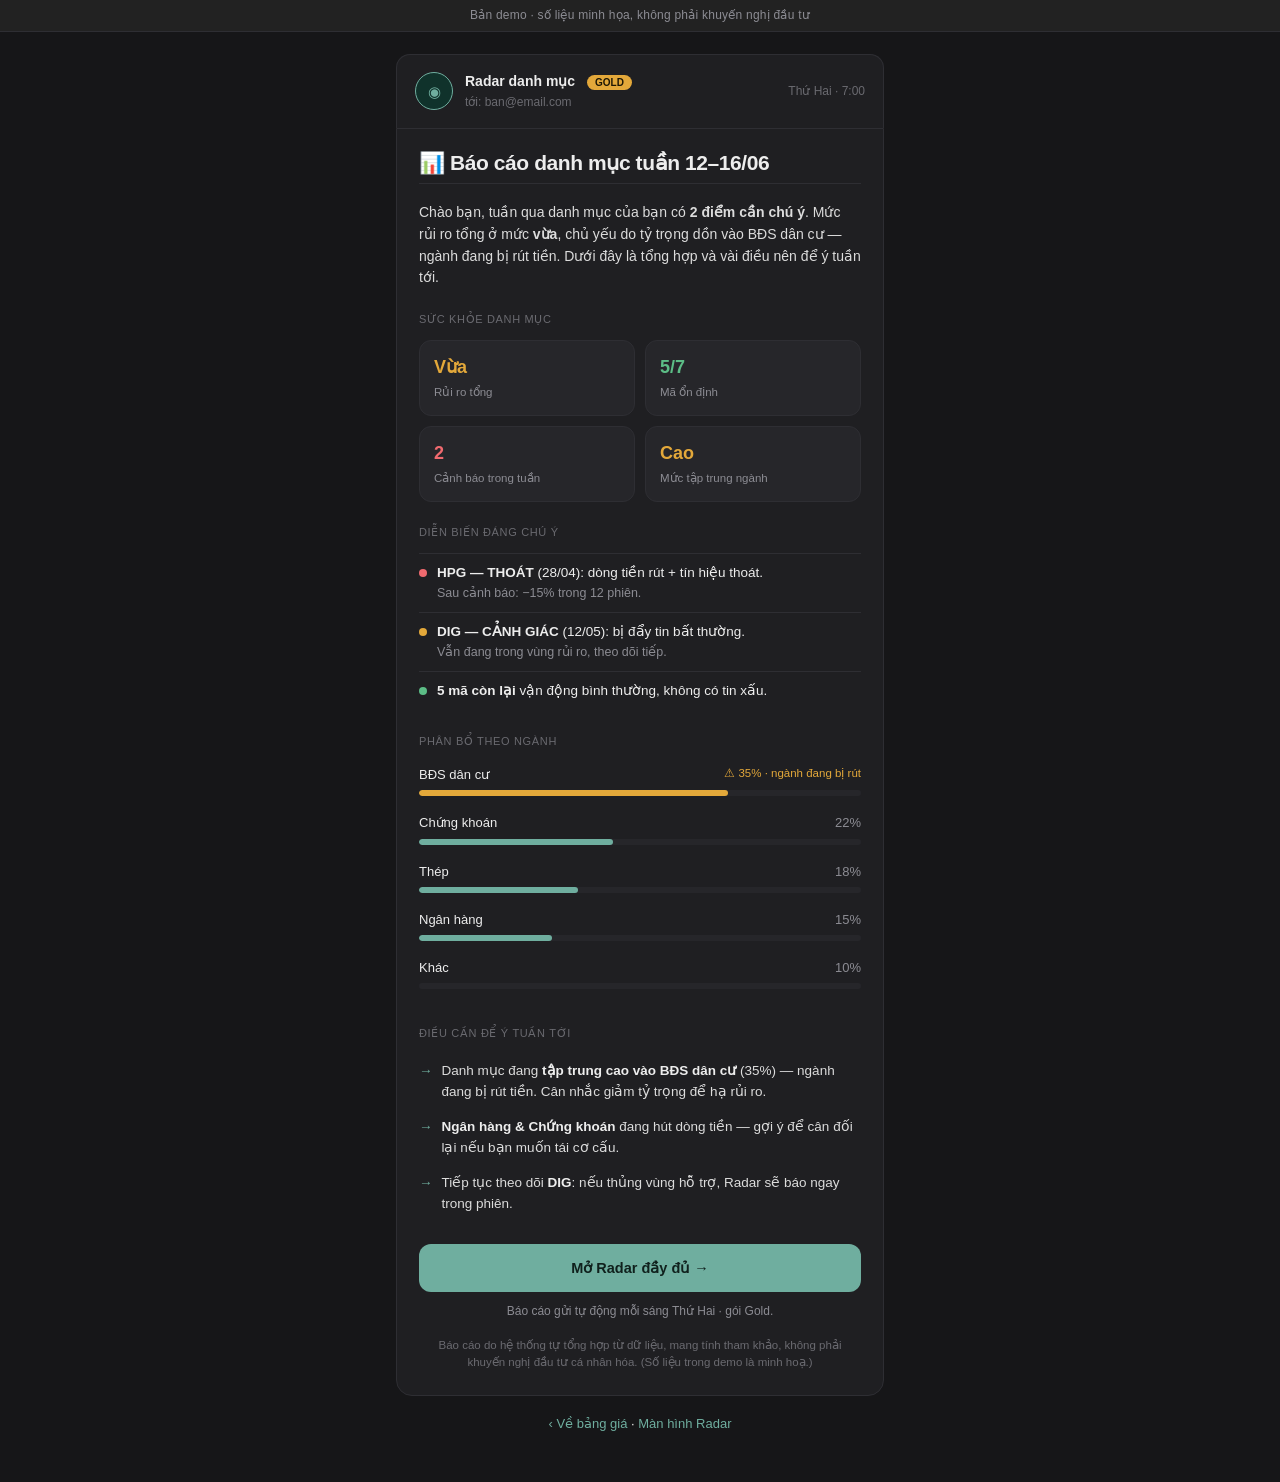
<file: bao-cao-tuan.html>
<!DOCTYPE html>
<html lang="vi">
<head>
<meta charset="UTF-8">
<meta name="viewport" content="width=device-width, initial-scale=1">
<title>Radar danh mục — báo cáo tuần</title>
<style>
:root{
  --bg:#161618;--surface:#1f1f22;--surface-2:#26262a;--line:#2e2e33;
  --text:#ededed;--muted:#8c8c93;--muted-2:#6a6a70;
  --red:#f06a6f;--amber:#e3a83a;--green:#5cbd86;--accent:#6fae9f;--radius:16px;
}
*{box-sizing:border-box;margin:0;padding:0}
html{-webkit-text-size-adjust:100%}
body{background:var(--bg);color:var(--text);
  font-family:'Inter',-apple-system,'Segoe UI',Roboto,Helvetica,Arial,sans-serif;
  line-height:1.55;-webkit-font-smoothing:antialiased}
a{color:inherit;text-decoration:none}
.demo-flag{background:#222;color:var(--muted);font-size:12px;text-align:center;padding:6px 12px;border-bottom:1px solid var(--line);letter-spacing:.02em}
.shell{max-width:520px;margin:0 auto;padding:22px 16px 48px}

/* email meta */
.mail{background:var(--surface);border:1px solid var(--line);border-radius:14px 14px 0 0;padding:16px 18px;display:flex;align-items:center;gap:12px;border-bottom:none}
.av{width:38px;height:38px;border-radius:50%;background:#10322b;border:1.5px solid var(--accent);display:grid;place-items:center;color:var(--accent);font-size:15px;flex:none}
.mail .from{font-weight:600;font-size:14px}
.mail .to{font-size:12px;color:var(--muted-2);margin-top:1px}
.mail .when{margin-left:auto;font-size:12px;color:var(--muted-2);white-space:nowrap}
.gold{font-size:10px;font-weight:700;color:#1d1705;background:var(--amber);padding:2px 8px;border-radius:999px;margin-left:8px}

/* report body */
.rep{background:var(--surface);border:1px solid var(--line);border-radius:0 0 16px 16px;padding:4px 22px 24px}
.subject{font-size:21px;font-weight:700;letter-spacing:-.02em;padding:14px 0 4px;border-bottom:1px solid var(--line);margin-bottom:18px}
.intro{font-size:14px;color:#dcdcdc;margin-bottom:20px}

.slabel{font-size:11px;letter-spacing:.06em;text-transform:uppercase;color:var(--muted-2);margin:22px 0 12px}

.stats{display:grid;grid-template-columns:repeat(2,1fr);gap:10px}
.stat{background:var(--surface-2);border:1px solid var(--line);border-radius:12px;padding:13px 14px}
.stat .v{font-size:18px;font-weight:700}
.stat .v.amber{color:var(--amber)} .stat .v.green{color:var(--green)} .stat .v.red{color:var(--red)}
.stat .k{font-size:11.5px;color:var(--muted);margin-top:2px}

.item{display:flex;gap:10px;padding:9px 0;border-top:1px solid var(--line);font-size:13.5px}
.item:first-of-type{border-top:none}
.item .d{width:8px;height:8px;border-radius:50%;margin-top:6px;flex:none}
.d.red{background:var(--red)}.d.amber{background:var(--amber)}.d.green{background:var(--green)}
.item b{color:var(--text)}
.item .sub{color:var(--muted);font-size:12.5px}

.alloc{padding:3px 0}
.alloc .a-top{display:flex;justify-content:space-between;font-size:13px;margin-bottom:5px}
.alloc .a-top .w{color:var(--muted)}
.alloc .a-top .warn{color:var(--amber);font-size:11.5px}
.track{height:6px;background:var(--surface-2);border-radius:999px;overflow:hidden;margin-bottom:11px}
.fill{height:100%;border-radius:999px}
.fill.amber{background:var(--amber)}.fill.acc{background:var(--accent)}.fill.gray{background:var(--gray)}

.fwd{list-style:none}
.fwd li{display:flex;gap:9px;padding:7px 0;font-size:13.5px;color:#dcdcdc}
.fwd li .c{color:var(--accent);flex:none;font-weight:700}
.fwd li b{color:var(--text)}

.cta{display:block;text-align:center;margin-top:22px;padding:13px;background:var(--accent);color:#10211d;font-weight:700;font-size:14.5px;border-radius:12px}
.cta:hover{filter:brightness(1.07)}
.disc{font-size:11.5px;color:var(--muted-2);margin-top:16px;line-height:1.5;text-align:center}
.cadence{font-size:12px;color:var(--muted);text-align:center;margin-top:10px}
.back{text-align:center;font-size:13px;margin-top:18px}
.back a{color:var(--accent)}
@media (prefers-reduced-motion:reduce){*{transition:none!important}}
</style>
</head>
<body>
<div class="demo-flag">Bản demo · số liệu minh họa, không phải khuyến nghị đầu tư</div>

<div class="shell">
  <div class="mail">
    <div class="av">◉</div>
    <div>
      <div class="from">Radar danh mục <span class="gold">GOLD</span></div>
      <div class="to">tới: ban@email.com</div>
    </div>
    <div class="when">Thứ Hai · 7:00</div>
  </div>

  <div class="rep">
    <div class="subject">📊 Báo cáo danh mục tuần 12–16/06</div>
    <p class="intro">Chào bạn, tuần qua danh mục của bạn có <b>2 điểm cần chú ý</b>. Mức rủi ro tổng ở mức <b>vừa</b>, chủ yếu do tỷ trọng dồn vào BĐS dân cư — ngành đang bị rút tiền. Dưới đây là tổng hợp và vài điều nên để ý tuần tới.</p>

    <div class="slabel">Sức khỏe danh mục</div>
    <div class="stats">
      <div class="stat"><div class="v amber">Vừa</div><div class="k">Rủi ro tổng</div></div>
      <div class="stat"><div class="v green">5/7</div><div class="k">Mã ổn định</div></div>
      <div class="stat"><div class="v red">2</div><div class="k">Cảnh báo trong tuần</div></div>
      <div class="stat"><div class="v amber">Cao</div><div class="k">Mức tập trung ngành</div></div>
    </div>

    <div class="slabel">Diễn biến đáng chú ý</div>
    <div class="item"><span class="d red"></span><div><b>HPG — THOÁT</b> (28/04): dòng tiền rút + tín hiệu thoát. <div class="sub">Sau cảnh báo: −15% trong 12 phiên.</div></div></div>
    <div class="item"><span class="d amber"></span><div><b>DIG — CẢNH GIÁC</b> (12/05): bị đẩy tin bất thường. <div class="sub">Vẫn đang trong vùng rủi ro, theo dõi tiếp.</div></div></div>
    <div class="item"><span class="d green"></span><div><b>5 mã còn lại</b> vận động bình thường, không có tin xấu.</div></div>

    <div class="slabel">Phân bổ theo ngành</div>
    <div class="alloc">
      <div class="a-top"><span>BĐS dân cư</span><span class="warn">⚠ 35% · ngành đang bị rút</span></div>
      <div class="track"><div class="fill amber" style="width:70%"></div></div>
    </div>
    <div class="alloc">
      <div class="a-top"><span>Chứng khoán</span><span class="w">22%</span></div>
      <div class="track"><div class="fill acc" style="width:44%"></div></div>
    </div>
    <div class="alloc">
      <div class="a-top"><span>Thép</span><span class="w">18%</span></div>
      <div class="track"><div class="fill acc" style="width:36%"></div></div>
    </div>
    <div class="alloc">
      <div class="a-top"><span>Ngân hàng</span><span class="w">15%</span></div>
      <div class="track"><div class="fill acc" style="width:30%"></div></div>
    </div>
    <div class="alloc">
      <div class="a-top"><span>Khác</span><span class="w">10%</span></div>
      <div class="track"><div class="fill gray" style="width:20%"></div></div>
    </div>

    <div class="slabel">Điều cần để ý tuần tới</div>
    <ul class="fwd">
      <li><span class="c">→</span><span>Danh mục đang <b>tập trung cao vào BĐS dân cư</b> (35%) — ngành đang bị rút tiền. Cân nhắc giảm tỷ trọng để hạ rủi ro.</span></li>
      <li><span class="c">→</span><span><b>Ngân hàng &amp; Chứng khoán</b> đang hút dòng tiền — gợi ý để cân đối lại nếu bạn muốn tái cơ cấu.</span></li>
      <li><span class="c">→</span><span>Tiếp tục theo dõi <b>DIG</b>: nếu thủng vùng hỗ trợ, Radar sẽ báo ngay trong phiên.</span></li>
    </ul>

    <a class="cta" href="radar.html">Mở Radar đầy đủ →</a>
    <p class="cadence">Báo cáo gửi tự động mỗi sáng Thứ Hai · gói Gold.</p>
    <p class="disc">Báo cáo do hệ thống tự tổng hợp từ dữ liệu, mang tính tham khảo, không phải khuyến nghị đầu tư cá nhân hóa. (Số liệu trong demo là minh hoạ.)</p>
  </div>

  <div class="back"><a href="bang-gia.html">‹ Về bảng giá</a> · <a href="radar.html">Màn hình Radar</a></div>
</div>
</body>
</html>
</file>
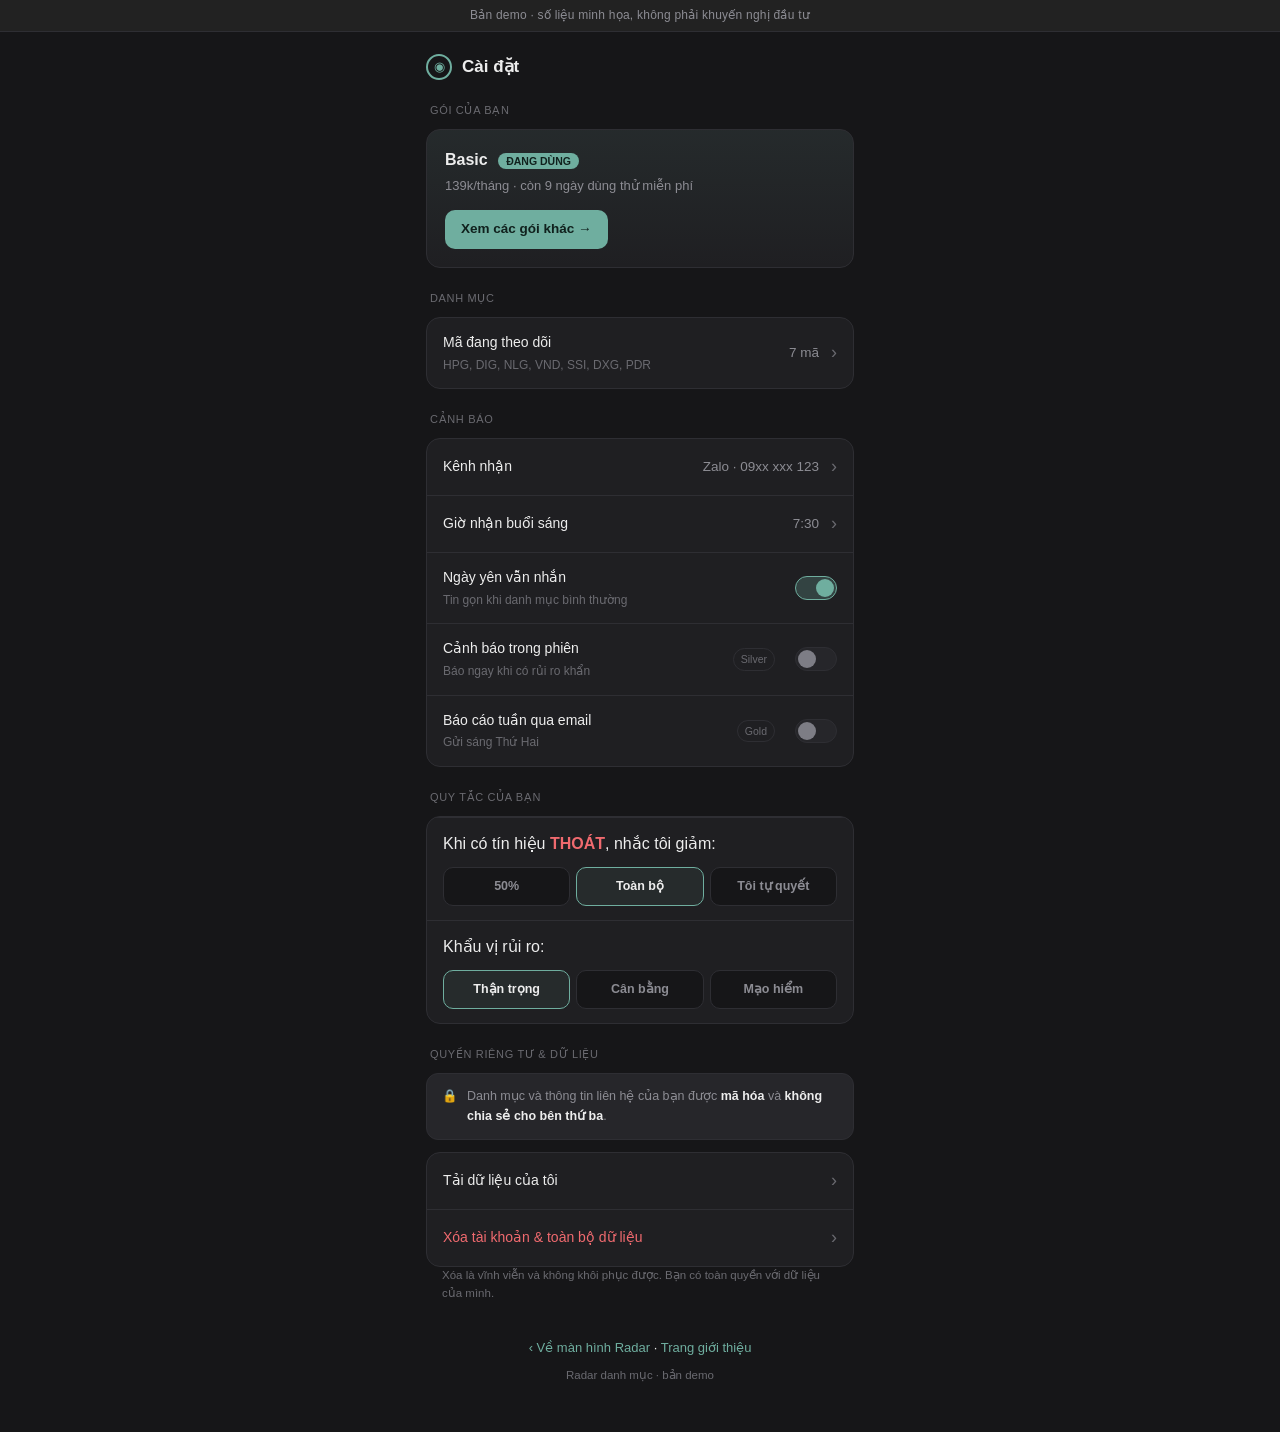
<file: cai-dat.html>
<!DOCTYPE html>
<html lang="vi">
<head>
<meta charset="UTF-8">
<meta name="viewport" content="width=device-width, initial-scale=1">
<title>Radar danh mục — cài đặt</title>
<style>
:root{
  --bg:#161618;--surface:#1f1f22;--surface-2:#26262a;--line:#2e2e33;
  --text:#ededed;--muted:#8c8c93;--muted-2:#6a6a70;
  --red:#f06a6f;--amber:#e3a83a;--green:#5cbd86;--accent:#6fae9f;--radius:16px;
}
*{box-sizing:border-box;margin:0;padding:0}
html{-webkit-text-size-adjust:100%}
body{background:var(--bg);color:var(--text);
  font-family:'Inter',-apple-system,'Segoe UI',Roboto,Helvetica,Arial,sans-serif;
  line-height:1.55;-webkit-font-smoothing:antialiased}
a{color:inherit;text-decoration:none}
.demo-flag{background:#222;color:var(--muted);font-size:12px;text-align:center;padding:6px 12px;border-bottom:1px solid var(--line);letter-spacing:.02em}
.shell{max-width:460px;margin:0 auto;padding:22px 16px 48px}

.head{display:flex;align-items:center;gap:10px;margin-bottom:18px}
.logo{width:26px;height:26px;border-radius:50%;border:2px solid var(--accent);display:grid;place-items:center;color:var(--accent);font-size:13px}
.head .b{font-weight:600;font-size:17px}

.glabel{font-size:11px;letter-spacing:.06em;text-transform:uppercase;color:var(--muted-2);margin:22px 4px 10px}
.group{background:var(--surface);border:1px solid var(--line);border-radius:14px;overflow:hidden}
.row{display:flex;align-items:center;gap:12px;padding:14px 16px;border-top:1px solid var(--line);min-height:54px}
.row:first-child{border-top:none}
.row .k{font-size:14px}
.row .kd{font-size:12px;color:var(--muted-2);margin-top:2px}
.row .sp{flex:1}
.row .val{color:var(--muted);font-size:13.5px}
.row .chev{color:var(--muted-2);font-size:18px}
.row a.full{display:flex;align-items:center;gap:12px;flex:1;color:inherit}
.tier-pill{font-size:10.5px;font-weight:700;color:#10211d;background:var(--accent);padding:2px 8px;border-radius:999px;margin-left:6px}
.lock{font-size:10.5px;color:var(--muted-2);border:1px solid var(--line);padding:2px 7px;border-radius:999px}

/* plan card */
.plan{background:linear-gradient(180deg,rgba(111,174,159,.08),transparent),var(--surface);border:1px solid var(--line);border-radius:14px;padding:18px}
.plan .n{font-size:16px;font-weight:700}
.plan .meta{color:var(--muted);font-size:13px;margin-top:3px}
.plan .up{display:inline-block;margin-top:14px;padding:9px 16px;background:var(--accent);color:#10211d;font-weight:600;font-size:13.5px;border-radius:10px}
.plan .up:hover{filter:brightness(1.07)}

/* toggle */
.tg{width:42px;height:24px;border-radius:999px;background:var(--surface-2);border:1px solid var(--line);position:relative;cursor:pointer;flex:none;transition:background .15s,border-color .15s}
.tg::after{content:'';position:absolute;top:2px;left:2px;width:18px;height:18px;border-radius:50%;background:#7d7d85;transition:left .15s,background .15s}
.tg.on{background:rgba(111,174,159,.25);border-color:var(--accent)}
.tg.on::after{left:20px;background:var(--accent)}

/* segmented */
.seg{display:flex;gap:6px;width:100%}
.opt{flex:1;text-align:center;border:1px solid var(--line);border-radius:10px;padding:9px 6px;font-size:12.5px;font-weight:600;color:var(--muted);cursor:pointer;background:var(--bg);transition:all .15s}
.opt.active{border-color:var(--accent);color:var(--text);background:rgba(111,174,159,.08)}
.rowcol{display:block;padding:14px 16px;border-top:1px solid var(--line)}
.rowcol .k{margin-bottom:10px}

/* privacy */
.privnote{background:var(--surface-2);border:1px solid var(--line);border-radius:12px;padding:13px 15px;font-size:12.5px;color:var(--muted);margin:0 0 12px;display:flex;gap:9px}
.privnote b{color:var(--text)}
.danger{color:var(--red)!important}
.danger-note{font-size:11.5px;color:var(--muted-2);padding:0 16px 14px}

.back{text-align:center;font-size:13px;margin-top:22px}
.back a{color:var(--accent)}
.ver{text-align:center;color:var(--muted-2);font-size:11.5px;margin-top:8px}
@media (prefers-reduced-motion:reduce){*{transition:none!important}}
</style>
</head>
<body>
<div class="demo-flag">Bản demo · số liệu minh họa, không phải khuyến nghị đầu tư</div>

<div class="shell">
  <div class="head"><span class="logo">◉</span><span class="b">Cài đặt</span></div>

  <!-- Plan -->
  <div class="glabel">Gói của bạn</div>
  <div class="plan">
    <div class="n">Basic <span class="tier-pill">ĐANG DÙNG</span></div>
    <div class="meta">139k/tháng · còn 9 ngày dùng thử miễn phí</div>
    <a class="up" href="bang-gia.html">Xem các gói khác →</a>
  </div>

  <!-- Danh mục -->
  <div class="glabel">Danh mục</div>
  <div class="group">
    <div class="row"><a class="full" href="onboarding.html"><div><div class="k">Mã đang theo dõi</div><div class="kd">HPG, DIG, NLG, VND, SSI, DXG, PDR</div></div><span class="sp"></span><span class="val">7 mã</span><span class="chev">›</span></a></div>
  </div>

  <!-- Cảnh báo -->
  <div class="glabel">Cảnh báo</div>
  <div class="group">
    <div class="row"><div class="k">Kênh nhận</div><span class="sp"></span><span class="val">Zalo · 09xx xxx 123</span><span class="chev">›</span></div>
    <div class="row"><div class="k">Giờ nhận buổi sáng</div><span class="sp"></span><span class="val">7:30</span><span class="chev">›</span></div>
    <div class="row"><div><div class="k">Ngày yên vẫn nhắn</div><div class="kd">Tin gọn khi danh mục bình thường</div></div><span class="sp"></span><span class="tg on" onclick="this.classList.toggle('on')"></span></div>
    <div class="row"><div><div class="k">Cảnh báo trong phiên</div><div class="kd">Báo ngay khi có rủi ro khẩn</div></div><span class="sp"></span><span class="lock">Silver</span><span class="tg" onclick="this.classList.toggle('on')" style="margin-left:8px"></span></div>
    <div class="row"><div><div class="k">Báo cáo tuần qua email</div><div class="kd">Gửi sáng Thứ Hai</div></div><span class="sp"></span><span class="lock">Gold</span><span class="tg" onclick="this.classList.toggle('on')" style="margin-left:8px"></span></div>
  </div>

  <!-- Quy tắc -->
  <div class="glabel">Quy tắc của bạn</div>
  <div class="group">
    <div class="rowcol">
      <div class="k">Khi có tín hiệu <b style="color:var(--red)">THOÁT</b>, nhắc tôi giảm:</div>
      <div class="seg" id="cut">
        <div class="opt" data-v="50">50%</div>
        <div class="opt active" data-v="100">Toàn bộ</div>
        <div class="opt" data-v="self">Tôi tự quyết</div>
      </div>
    </div>
    <div class="rowcol">
      <div class="k">Khẩu vị rủi ro:</div>
      <div class="seg" id="risk">
        <div class="opt active" data-v="caution">Thận trọng</div>
        <div class="opt" data-v="balance">Cân bằng</div>
        <div class="opt" data-v="bold">Mạo hiểm</div>
      </div>
    </div>
  </div>

  <!-- Privacy -->
  <div class="glabel">Quyền riêng tư & dữ liệu</div>
  <div class="privnote">🔒 <span>Danh mục và thông tin liên hệ của bạn được <b>mã hóa</b> và <b>không chia sẻ cho bên thứ ba</b>.</span></div>
  <div class="group">
    <div class="row"><a class="full" href="#"><div class="k">Tải dữ liệu của tôi</div><span class="sp"></span><span class="chev">›</span></a></div>
    <div class="row"><a class="full" href="#"><div class="k danger">Xóa tài khoản &amp; toàn bộ dữ liệu</div><span class="sp"></span><span class="chev">›</span></a></div>
  </div>
  <div class="danger-note">Xóa là vĩnh viễn và không khôi phục được. Bạn có toàn quyền với dữ liệu của mình.</div>

  <div class="back"><a href="radar.html">‹ Về màn hình Radar</a> · <a href="index.html">Trang giới thiệu</a></div>
  <div class="ver">Radar danh mục · bản demo</div>
</div>

<script>
  function segment(id){
    document.querySelectorAll('#'+id+' .opt').forEach(function(o){
      o.onclick=function(){
        document.querySelectorAll('#'+id+' .opt').forEach(function(x){x.classList.remove('active');});
        o.classList.add('active');
      };
    });
  }
  segment('cut'); segment('risk');
</script>
</body>
</html>
</file>
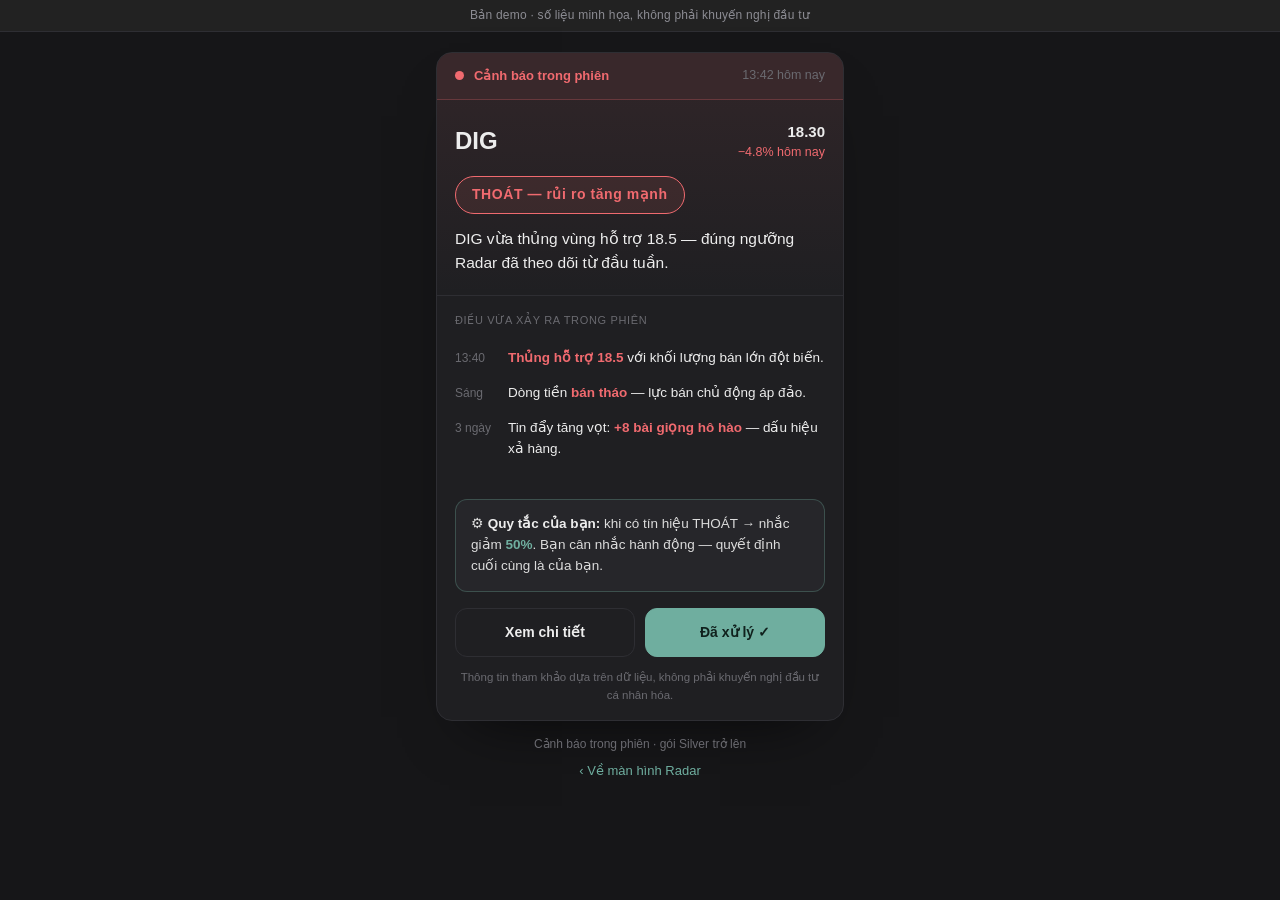
<file: canh-bao.html>
<!DOCTYPE html>
<html lang="vi">
<head>
<meta charset="UTF-8">
<meta name="viewport" content="width=device-width, initial-scale=1">
<title>Radar danh mục — cảnh báo</title>
<style>
:root{
  --bg:#161618;--surface:#1f1f22;--surface-2:#26262a;--line:#2e2e33;
  --text:#ededed;--muted:#8c8c93;--muted-2:#6a6a70;
  --red:#f06a6f;--amber:#e3a83a;--green:#5cbd86;--accent:#6fae9f;--radius:16px;
}
*{box-sizing:border-box;margin:0;padding:0}
html{-webkit-text-size-adjust:100%}
body{background:var(--bg);color:var(--text);
  font-family:'Inter',-apple-system,'Segoe UI',Roboto,Helvetica,Arial,sans-serif;
  line-height:1.55;-webkit-font-smoothing:antialiased}
a{color:inherit;text-decoration:none}
.demo-flag{background:#222;color:var(--muted);font-size:12px;text-align:center;padding:6px 12px;border-bottom:1px solid var(--line);letter-spacing:.02em}
.shell{max-width:440px;margin:0 auto;padding:20px 16px 48px}
.card{background:var(--surface);border:1px solid var(--line);border-radius:var(--radius);overflow:hidden;box-shadow:0 30px 60px -34px rgba(0,0,0,.7)}

/* alert strip */
.strip{background:rgba(240,106,111,.12);border-bottom:1px solid rgba(240,106,111,.25);padding:13px 18px;display:flex;align-items:center;gap:10px}
.pulse{width:9px;height:9px;border-radius:50%;background:var(--red);flex:none;box-shadow:0 0 0 0 rgba(240,106,111,.5);animation:p 2s infinite}
@keyframes p{0%{box-shadow:0 0 0 0 rgba(240,106,111,.45)}70%{box-shadow:0 0 0 8px rgba(240,106,111,0)}100%{box-shadow:0 0 0 0 rgba(240,106,111,0)}}
.strip .t{color:var(--red);font-size:13px;font-weight:600}
.strip .when{margin-left:auto;color:var(--muted-2);font-size:12.5px}

/* hero */
.hero{padding:20px 18px;background:linear-gradient(180deg,rgba(240,106,111,.07),transparent)}
.hero .r1{display:flex;align-items:center;gap:11px}
.hero .tk{font-weight:700;font-size:24px}
.hero .px{margin-left:auto;text-align:right}
.hero .px .p{font-weight:600;font-size:15px}
.hero .px .c{color:var(--red);font-size:12.5px}
.bigbadge{display:inline-block;margin-top:14px;font-size:14px;font-weight:700;padding:7px 16px;border-radius:999px;border:1px solid var(--red);color:var(--red);background:rgba(240,106,111,.10);letter-spacing:.04em}
.hero .sub{color:var(--text);font-size:15.5px;font-weight:500;margin-top:13px}

/* what happened */
.sec{padding:16px 18px;border-top:1px solid var(--line)}
.sec .lbl{font-size:11px;letter-spacing:.06em;text-transform:uppercase;color:var(--muted-2);margin-bottom:12px}
.ev{display:flex;gap:11px;padding:7px 0;font-size:13.5px}
.ev .tm{color:var(--muted-2);font-size:12px;width:42px;flex:none;margin-top:1px}
.ev .x{color:var(--text)}
.ev .x b{color:var(--red)}

/* rule */
.rule{margin:16px 18px 0;background:var(--surface-2);border:1px solid rgba(111,174,159,.3);border-radius:12px;padding:14px 15px;font-size:13.5px;color:#dcdcdc}
.rule b{color:var(--text)}
.rule .tag{color:var(--accent);font-weight:600}

/* actions */
.acts{padding:16px 18px 6px;display:flex;gap:10px}
.btn{flex:1;text-align:center;padding:13px;border-radius:12px;font-weight:600;font-size:14px;cursor:pointer;border:1px solid var(--line);font-family:inherit}
.btn:hover{background:var(--surface-2)}
.btn.solid{background:var(--accent);color:#10211d;border-color:var(--accent)}
.btn.solid:hover{filter:brightness(1.07)}
.disc{font-size:11.5px;color:var(--muted-2);padding:6px 18px 16px;text-align:center;line-height:1.5}

.foot-note{text-align:center;color:var(--muted-2);font-size:12px;margin-top:14px}
.back{text-align:center;font-size:13px;margin-top:8px}
.back a{color:var(--accent)}
@media (prefers-reduced-motion:reduce){.pulse{animation:none}*{transition:none!important}}
</style>
</head>
<body>
<div class="demo-flag">Bản demo · số liệu minh họa, không phải khuyến nghị đầu tư</div>

<div class="shell">
  <div class="card">
    <div class="strip">
      <span class="pulse"></span>
      <span class="t">Cảnh báo trong phiên</span>
      <span class="when">13:42 hôm nay</span>
    </div>

    <div class="hero">
      <div class="r1">
        <span class="tk">DIG</span>
        <span class="px"><div class="p">18.30</div><div class="c">−4.8% hôm nay</div></span>
      </div>
      <span class="bigbadge">THOÁT — rủi ro tăng mạnh</span>
      <div class="sub">DIG vừa thủng vùng hỗ trợ 18.5 — đúng ngưỡng Radar đã theo dõi từ đầu tuần.</div>
    </div>

    <div class="sec">
      <div class="lbl">Điều vừa xảy ra trong phiên</div>
      <div class="ev"><span class="tm">13:40</span><span class="x"><b>Thủng hỗ trợ 18.5</b> với khối lượng bán lớn đột biến.</span></div>
      <div class="ev"><span class="tm">Sáng</span><span class="x">Dòng tiền <b>bán tháo</b> — lực bán chủ động áp đảo.</span></div>
      <div class="ev"><span class="tm">3 ngày</span><span class="x">Tin đẩy tăng vọt: <b>+8 bài giọng hô hào</b> — dấu hiệu xả hàng.</span></div>
    </div>

    <div class="rule">
      ⚙ <b>Quy tắc của bạn:</b> khi có tín hiệu THOÁT → nhắc giảm <span class="tag">50%</span>. Bạn cân nhắc hành động — quyết định cuối cùng là của bạn.
    </div>

    <div class="acts">
      <a class="btn" href="detail.html">Xem chi tiết</a>
      <a class="btn solid" href="radar.html">Đã xử lý ✓</a>
    </div>
    <p class="disc">Thông tin tham khảo dựa trên dữ liệu, không phải khuyến nghị đầu tư cá nhân hóa.</p>
  </div>

  <p class="foot-note">Cảnh báo trong phiên · gói Silver trở lên</p>
  <div class="back"><a href="radar.html">‹ Về màn hình Radar</a></div>
</div>
</body>
</html>
</file>
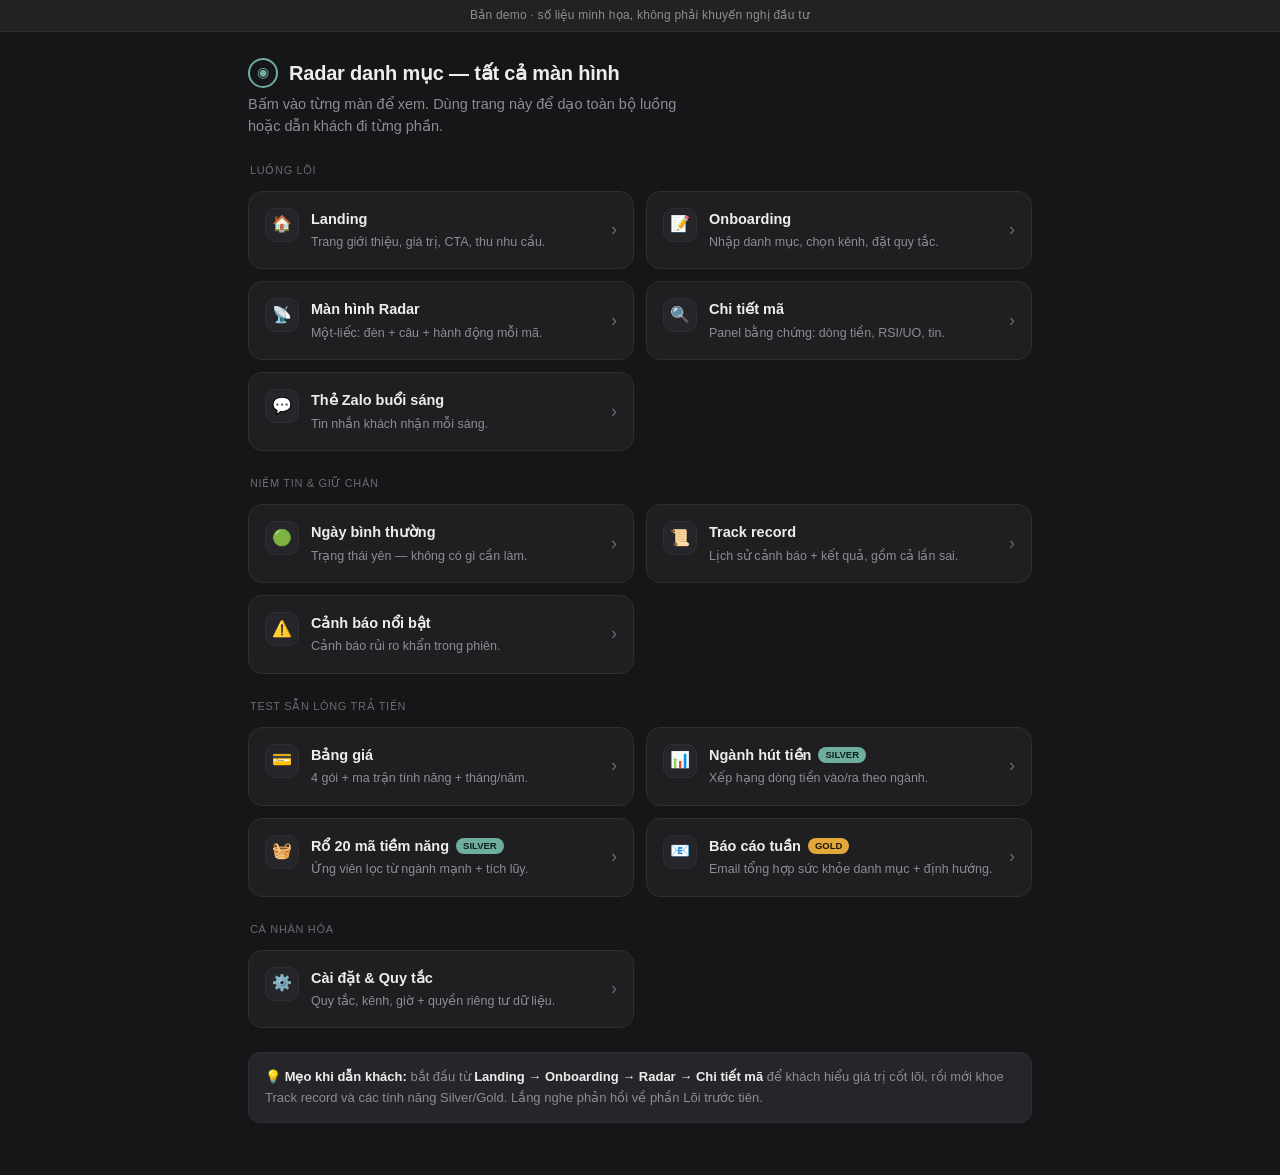
<file: menu.html>
<!DOCTYPE html>
<html lang="vi">
<head>
<meta charset="UTF-8">
<meta name="viewport" content="width=device-width, initial-scale=1">
<title>Radar danh mục — tất cả màn hình demo</title>
<style>
:root{
  --bg:#161618;--surface:#1f1f22;--surface-2:#26262a;--line:#2e2e33;
  --text:#ededed;--muted:#8c8c93;--muted-2:#6a6a70;
  --red:#f06a6f;--amber:#e3a83a;--green:#5cbd86;--accent:#6fae9f;--radius:16px;
}
*{box-sizing:border-box;margin:0;padding:0}
html{-webkit-text-size-adjust:100%}
body{background:var(--bg);color:var(--text);
  font-family:'Inter',-apple-system,'Segoe UI',Roboto,Helvetica,Arial,sans-serif;
  line-height:1.55;-webkit-font-smoothing:antialiased}
a{color:inherit;text-decoration:none}
.demo-flag{background:#222;color:var(--muted);font-size:12px;text-align:center;padding:6px 12px;border-bottom:1px solid var(--line);letter-spacing:.02em}
.wrap{max-width:820px;margin:0 auto;padding:26px 18px 52px}

.head{display:flex;align-items:center;gap:11px;margin-bottom:4px}
.logo{width:30px;height:30px;border-radius:50%;border:2px solid var(--accent);display:grid;place-items:center;color:var(--accent);font-size:14px}
.head .b{font-weight:700;font-size:20px;letter-spacing:-.01em}
.lede{color:var(--muted);font-size:14.5px;margin:2px 0 22px;max-width:54ch}

.glabel{font-size:11px;letter-spacing:.06em;text-transform:uppercase;color:var(--muted-2);margin:24px 2px 12px}
.grid{display:grid;grid-template-columns:repeat(2,1fr);gap:12px}
.cardlink{display:flex;align-items:flex-start;gap:12px;background:var(--surface);border:1px solid var(--line);border-radius:14px;padding:16px;transition:border-color .15s,transform .12s}
.cardlink:hover{border-color:rgba(111,174,159,.5);transform:translateY(-1px)}
.ic{width:34px;height:34px;border-radius:10px;display:grid;place-items:center;font-size:16px;flex:none;background:var(--surface-2);border:1px solid var(--line)}
.cardlink h4{font-size:14.5px;font-weight:600;display:flex;align-items:center;gap:7px}
.cardlink p{font-size:12.5px;color:var(--muted);margin-top:3px}
.tag{font-size:9.5px;font-weight:700;padding:1px 7px;border-radius:999px}
.tag.s{color:#10211d;background:var(--accent)}
.tag.g{color:#1d1705;background:var(--amber)}
.arrow{margin-left:auto;color:var(--muted-2);font-size:18px;align-self:center}

.tip{background:var(--surface-2);border:1px solid var(--line);border-radius:12px;padding:14px 16px;font-size:13px;color:var(--muted);margin-top:24px}
.tip b{color:var(--text)}
@media (max-width:620px){.grid{grid-template-columns:1fr}}
@media (prefers-reduced-motion:reduce){*{transition:none!important}}
</style>
</head>
<body>
<div class="demo-flag">Bản demo · số liệu minh họa, không phải khuyến nghị đầu tư</div>

<div class="wrap">
  <div class="head"><span class="logo">◉</span><span class="b">Radar danh mục — tất cả màn hình</span></div>
  <p class="lede">Bấm vào từng màn để xem. Dùng trang này để dạo toàn bộ luồng hoặc dẫn khách đi từng phần.</p>

  <div class="glabel">Luồng lõi</div>
  <div class="grid">
    <a class="cardlink" href="index.html"><span class="ic">🏠</span><div><h4>Landing</h4><p>Trang giới thiệu, giá trị, CTA, thu nhu cầu.</p></div><span class="arrow">›</span></a>
    <a class="cardlink" href="onboarding.html"><span class="ic">📝</span><div><h4>Onboarding</h4><p>Nhập danh mục, chọn kênh, đặt quy tắc.</p></div><span class="arrow">›</span></a>
    <a class="cardlink" href="radar.html"><span class="ic">📡</span><div><h4>Màn hình Radar</h4><p>Một-liếc: đèn + câu + hành động mỗi mã.</p></div><span class="arrow">›</span></a>
    <a class="cardlink" href="detail.html"><span class="ic">🔍</span><div><h4>Chi tiết mã</h4><p>Panel bằng chứng: dòng tiền, RSI/UO, tin.</p></div><span class="arrow">›</span></a>
    <a class="cardlink" href="zalo.html"><span class="ic">💬</span><div><h4>Thẻ Zalo buổi sáng</h4><p>Tin nhắn khách nhận mỗi sáng.</p></div><span class="arrow">›</span></a>
  </div>

  <div class="glabel">Niềm tin & giữ chân</div>
  <div class="grid">
    <a class="cardlink" href="ngay-binh-thuong.html"><span class="ic">🟢</span><div><h4>Ngày bình thường</h4><p>Trạng thái yên — không có gì cần làm.</p></div><span class="arrow">›</span></a>
    <a class="cardlink" href="track-record.html"><span class="ic">📜</span><div><h4>Track record</h4><p>Lịch sử cảnh báo + kết quả, gồm cả lần sai.</p></div><span class="arrow">›</span></a>
    <a class="cardlink" href="canh-bao.html"><span class="ic">⚠️</span><div><h4>Cảnh báo nổi bật</h4><p>Cảnh báo rủi ro khẩn trong phiên.</p></div><span class="arrow">›</span></a>
  </div>

  <div class="glabel">Test sẵn lòng trả tiền</div>
  <div class="grid">
    <a class="cardlink" href="bang-gia.html"><span class="ic">💳</span><div><h4>Bảng giá</h4><p>4 gói + ma trận tính năng + tháng/năm.</p></div><span class="arrow">›</span></a>
    <a class="cardlink" href="nganh.html"><span class="ic">📊</span><div><h4>Ngành hút tiền <span class="tag s">SILVER</span></h4><p>Xếp hạng dòng tiền vào/ra theo ngành.</p></div><span class="arrow">›</span></a>
    <a class="cardlink" href="ro-tiem-nang.html"><span class="ic">🧺</span><div><h4>Rổ 20 mã tiềm năng <span class="tag s">SILVER</span></h4><p>Ứng viên lọc từ ngành mạnh + tích lũy.</p></div><span class="arrow">›</span></a>
    <a class="cardlink" href="bao-cao-tuan.html"><span class="ic">📧</span><div><h4>Báo cáo tuần <span class="tag g">GOLD</span></h4><p>Email tổng hợp sức khỏe danh mục + định hướng.</p></div><span class="arrow">›</span></a>
  </div>

  <div class="glabel">Cá nhân hóa</div>
  <div class="grid">
    <a class="cardlink" href="cai-dat.html"><span class="ic">⚙️</span><div><h4>Cài đặt & Quy tắc</h4><p>Quy tắc, kênh, giờ + quyền riêng tư dữ liệu.</p></div><span class="arrow">›</span></a>
  </div>

  <div class="tip">💡 <b>Mẹo khi dẫn khách:</b> bắt đầu từ <b>Landing → Onboarding → Radar → Chi tiết mã</b> để khách hiểu giá trị cốt lõi, rồi mới khoe Track record và các tính năng Silver/Gold. Lắng nghe phản hồi về phần Lõi trước tiên.</div>
</div>
</body>
</html>
</file>
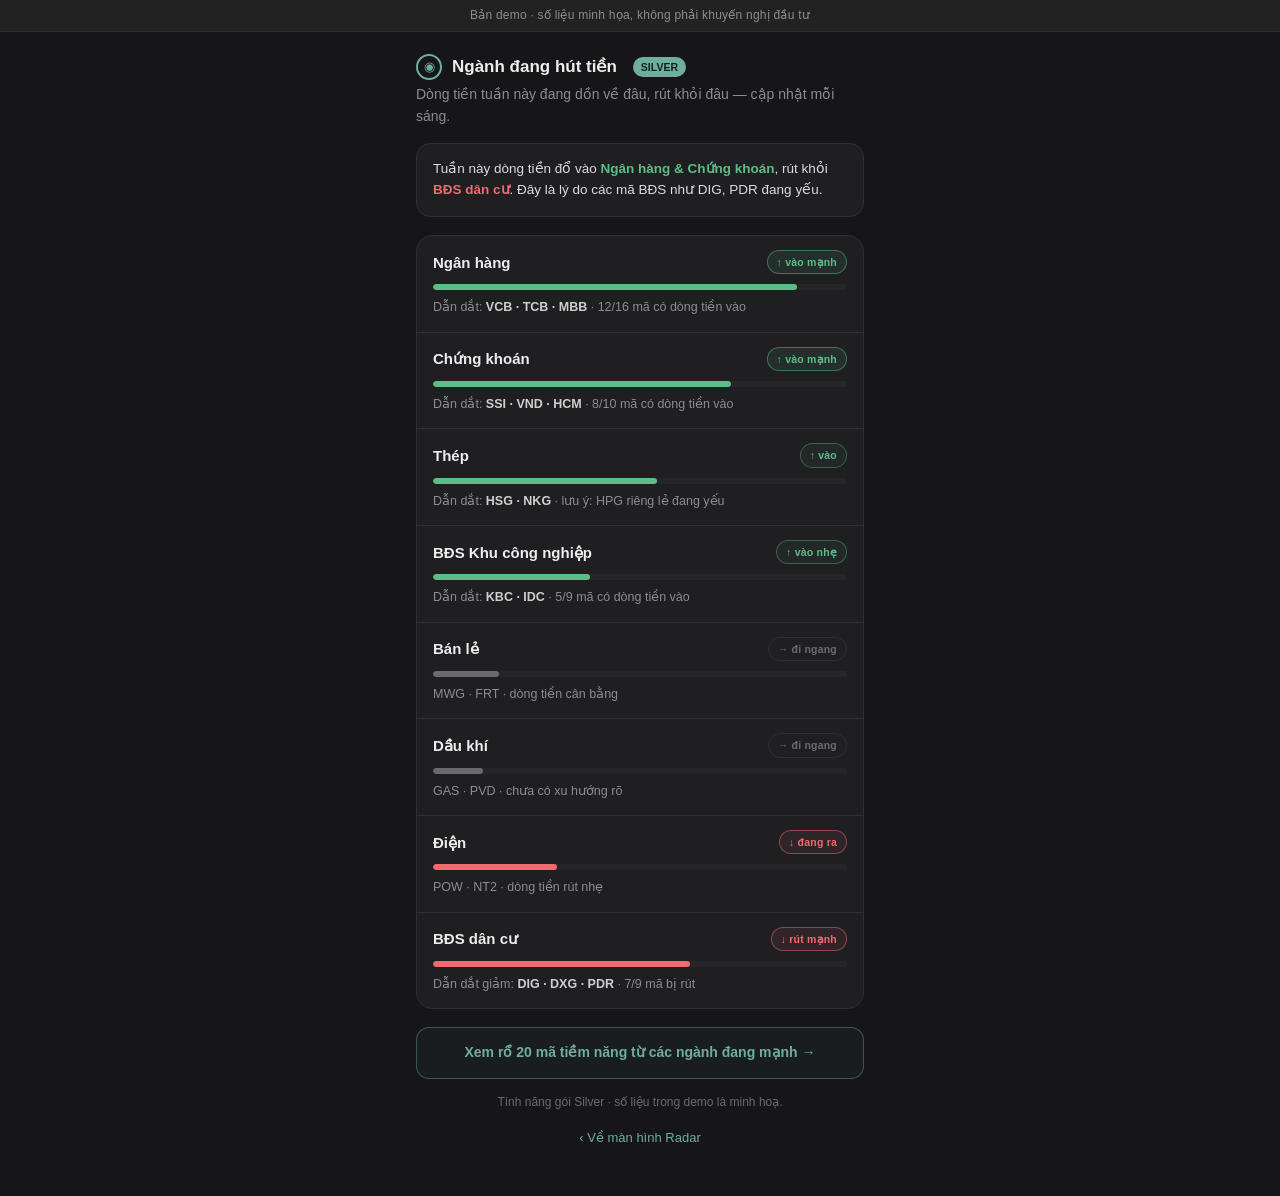
<file: nganh.html>
<!DOCTYPE html>
<html lang="vi">
<head>
<meta charset="UTF-8">
<meta name="viewport" content="width=device-width, initial-scale=1">
<title>Radar danh mục — ngành hút tiền</title>
<style>
:root{
  --bg:#161618;--surface:#1f1f22;--surface-2:#26262a;--line:#2e2e33;
  --text:#ededed;--muted:#8c8c93;--muted-2:#6a6a70;
  --red:#f06a6f;--amber:#e3a83a;--green:#5cbd86;--gray:#6a6a70;--accent:#6fae9f;--radius:16px;
}
*{box-sizing:border-box;margin:0;padding:0}
html{-webkit-text-size-adjust:100%}
body{background:var(--bg);color:var(--text);
  font-family:'Inter',-apple-system,'Segoe UI',Roboto,Helvetica,Arial,sans-serif;
  line-height:1.55;-webkit-font-smoothing:antialiased}
a{color:inherit;text-decoration:none}
.demo-flag{background:#222;color:var(--muted);font-size:12px;text-align:center;padding:6px 12px;border-bottom:1px solid var(--line);letter-spacing:.02em}
.shell{max-width:480px;margin:0 auto;padding:22px 16px 48px}

.head{display:flex;align-items:center;gap:10px;margin-bottom:4px}
.logo{width:26px;height:26px;border-radius:50%;border:2px solid var(--accent);display:grid;place-items:center;color:var(--accent);font-size:13px}
.head .b{font-weight:600;font-size:17px}
.silver{font-size:10.5px;font-weight:700;color:#10211d;background:var(--accent);padding:2px 8px;border-radius:999px;margin-left:6px}
.lede{color:var(--muted);font-size:14px;margin:2px 0 16px}

.summary{background:var(--surface);border:1px solid var(--line);border-radius:14px;padding:15px 16px;font-size:13.5px;color:#dcdcdc;margin-bottom:18px}
.summary b.in{color:var(--green)} .summary b.out{color:var(--red)}

.list{background:var(--surface);border:1px solid var(--line);border-radius:var(--radius);overflow:hidden}
.row{padding:14px 16px;border-top:1px solid var(--line)}
.row:first-child{border-top:none}
.row .top{display:flex;align-items:center;gap:10px}
.sect{font-weight:700;font-size:15px}
.sp{flex:1}
.fbadge{font-size:10.5px;font-weight:600;padding:3px 9px;border-radius:999px;border:1px solid;letter-spacing:.02em}
.fbadge.in2{color:var(--green);border-color:rgba(92,189,134,.5);background:rgba(92,189,134,.10)}
.fbadge.in1{color:var(--green);border-color:rgba(92,189,134,.4);background:rgba(92,189,134,.05)}
.fbadge.flat{color:var(--muted-2);border-color:var(--line)}
.fbadge.out{color:var(--red);border-color:rgba(240,106,111,.5);background:rgba(240,106,111,.08)}

.track{height:6px;background:var(--surface-2);border-radius:999px;margin:10px 0 0;overflow:hidden}
.fill{height:100%;border-radius:999px}
.fill.g{background:var(--green)} .fill.r{background:var(--red)} .fill.x{background:var(--gray)}
.lead{color:var(--muted);font-size:12.5px;margin-top:8px}
.lead b{color:#cfcfcf;font-weight:600}

.cta{display:block;width:100%;margin-top:18px;padding:14px;border:1px solid rgba(111,174,159,.4);border-radius:13px;text-align:center;color:var(--accent);font-weight:600;font-size:14px;background:rgba(111,174,159,.05)}
.cta:hover{background:rgba(111,174,159,.1)}
.note{color:var(--muted-2);font-size:12px;margin-top:14px;text-align:center}
.back{text-align:center;font-size:13px;margin-top:16px}
.back a{color:var(--accent)}
@media (prefers-reduced-motion:reduce){*{transition:none!important}}
</style>
</head>
<body>
<div class="demo-flag">Bản demo · số liệu minh họa, không phải khuyến nghị đầu tư</div>

<div class="shell">
  <div class="head"><span class="logo">◉</span><span class="b">Ngành đang hút tiền</span><span class="silver">SILVER</span></div>
  <p class="lede">Dòng tiền tuần này đang dồn về đâu, rút khỏi đâu — cập nhật mỗi sáng.</p>

  <div class="summary">
    Tuần này dòng tiền đổ vào <b class="in">Ngân hàng &amp; Chứng khoán</b>, rút khỏi <b class="out">BĐS dân cư</b>. Đây là lý do các mã BĐS như DIG, PDR đang yếu.
  </div>

  <div class="list">
    <div class="row">
      <div class="top"><span class="sect">Ngân hàng</span><span class="sp"></span><span class="fbadge in2">↑ vào mạnh</span></div>
      <div class="track"><div class="fill g" style="width:88%"></div></div>
      <div class="lead">Dẫn dắt: <b>VCB · TCB · MBB</b> · 12/16 mã có dòng tiền vào</div>
    </div>

    <div class="row">
      <div class="top"><span class="sect">Chứng khoán</span><span class="sp"></span><span class="fbadge in2">↑ vào mạnh</span></div>
      <div class="track"><div class="fill g" style="width:72%"></div></div>
      <div class="lead">Dẫn dắt: <b>SSI · VND · HCM</b> · 8/10 mã có dòng tiền vào</div>
    </div>

    <div class="row">
      <div class="top"><span class="sect">Thép</span><span class="sp"></span><span class="fbadge in1">↑ vào</span></div>
      <div class="track"><div class="fill g" style="width:54%"></div></div>
      <div class="lead">Dẫn dắt: <b>HSG · NKG</b> · lưu ý: HPG riêng lẻ đang yếu</div>
    </div>

    <div class="row">
      <div class="top"><span class="sect">BĐS Khu công nghiệp</span><span class="sp"></span><span class="fbadge in1">↑ vào nhẹ</span></div>
      <div class="track"><div class="fill g" style="width:38%"></div></div>
      <div class="lead">Dẫn dắt: <b>KBC · IDC</b> · 5/9 mã có dòng tiền vào</div>
    </div>

    <div class="row">
      <div class="top"><span class="sect">Bán lẻ</span><span class="sp"></span><span class="fbadge flat">→ đi ngang</span></div>
      <div class="track"><div class="fill x" style="width:16%"></div></div>
      <div class="lead">MWG · FRT · dòng tiền cân bằng</div>
    </div>

    <div class="row">
      <div class="top"><span class="sect">Dầu khí</span><span class="sp"></span><span class="fbadge flat">→ đi ngang</span></div>
      <div class="track"><div class="fill x" style="width:12%"></div></div>
      <div class="lead">GAS · PVD · chưa có xu hướng rõ</div>
    </div>

    <div class="row">
      <div class="top"><span class="sect">Điện</span><span class="sp"></span><span class="fbadge out">↓ đang ra</span></div>
      <div class="track"><div class="fill r" style="width:30%"></div></div>
      <div class="lead">POW · NT2 · dòng tiền rút nhẹ</div>
    </div>

    <div class="row">
      <div class="top"><span class="sect">BĐS dân cư</span><span class="sp"></span><span class="fbadge out">↓ rút mạnh</span></div>
      <div class="track"><div class="fill r" style="width:62%"></div></div>
      <div class="lead">Dẫn dắt giảm: <b>DIG · DXG · PDR</b> · 7/9 mã bị rút</div>
    </div>
  </div>

  <a class="cta" href="ro-tiem-nang.html">Xem rổ 20 mã tiềm năng từ các ngành đang mạnh →</a>
  <p class="note">Tính năng gói Silver · số liệu trong demo là minh hoạ.</p>
  <div class="back"><a href="radar.html">‹ Về màn hình Radar</a></div>
</div>
</body>
</html>
</file>
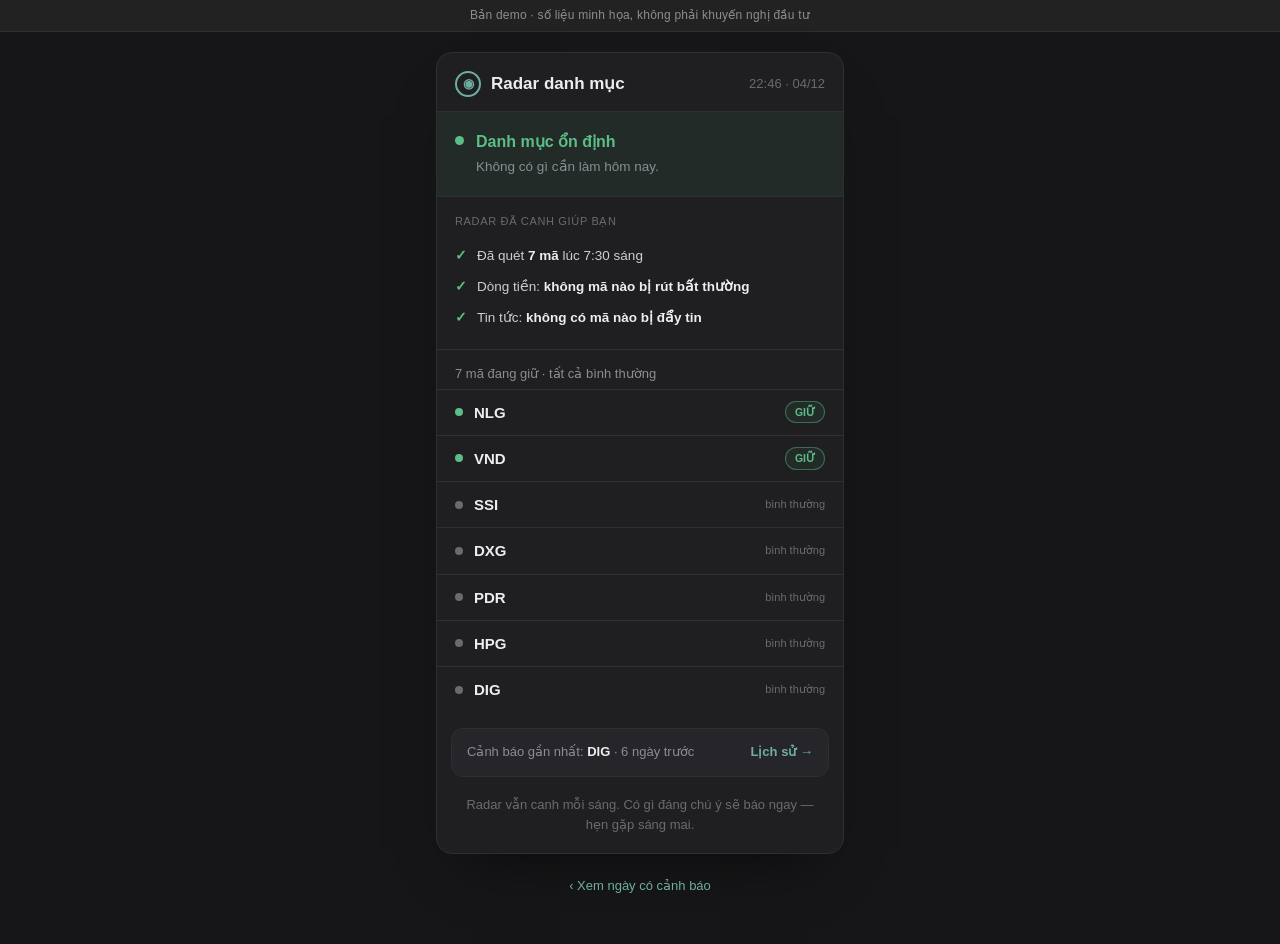
<file: ngay-binh-thuong.html>
<!DOCTYPE html>
<html lang="vi">
<head>
<meta charset="UTF-8">
<meta name="viewport" content="width=device-width, initial-scale=1">
<title>Radar danh mục — hôm nay</title>
<style>
:root{
  --bg:#161618;--surface:#1f1f22;--surface-2:#26262a;--line:#2e2e33;
  --text:#ededed;--muted:#8c8c93;--muted-2:#6a6a70;
  --red:#f06a6f;--amber:#e3a83a;--green:#5cbd86;--gray:#6a6a70;--accent:#6fae9f;
  --radius:16px;
}
*{box-sizing:border-box;margin:0;padding:0}
html{-webkit-text-size-adjust:100%}
body{background:var(--bg);color:var(--text);
  font-family:'Inter',-apple-system,'Segoe UI',Roboto,Helvetica,Arial,sans-serif;
  line-height:1.55;-webkit-font-smoothing:antialiased}
a{color:inherit;text-decoration:none}
.demo-flag{background:#222;color:var(--muted);font-size:12px;text-align:center;padding:6px 12px;border-bottom:1px solid var(--line);letter-spacing:.02em}
.shell{max-width:440px;margin:0 auto;padding:20px 16px 48px}
.card{background:var(--surface);border:1px solid var(--line);border-radius:var(--radius);overflow:hidden;box-shadow:0 30px 60px -34px rgba(0,0,0,.7)}

.hd{display:flex;align-items:center;justify-content:space-between;padding:18px 18px 14px}
.brand{display:flex;align-items:center;gap:10px;font-weight:600;font-size:17px}
.logo{width:26px;height:26px;border-radius:50%;border:2px solid var(--accent);display:grid;place-items:center;color:var(--accent);font-size:13px}
.time{color:var(--muted-2);font-size:13px;white-space:nowrap}

/* calm banner */
.calm{background:rgba(92,189,134,.07);border-top:1px solid var(--line);border-bottom:1px solid var(--line);padding:18px;display:flex;gap:12px;align-items:flex-start}
.calm .dot{width:9px;height:9px;border-radius:50%;background:var(--green);margin-top:6px;flex:none}
.calm h3{color:var(--green);font-size:16px;font-weight:600}
.calm p{color:var(--muted);font-size:13.5px;margin-top:2px}

/* checked summary */
.checked{padding:16px 18px;border-bottom:1px solid var(--line)}
.checked .lbl{font-size:11px;letter-spacing:.06em;text-transform:uppercase;color:var(--muted-2);margin-bottom:11px}
.ck{display:flex;align-items:center;gap:10px;padding:5px 0;font-size:13.5px;color:#cfcfcf}
.ck .c{color:var(--green);flex:none;font-weight:700}
.ck b{color:var(--text)}

/* holdings */
.held{color:var(--muted);font-size:13px;padding:14px 18px 4px}
.row{display:flex;align-items:center;gap:11px;padding:11px 18px;border-top:1px solid var(--line)}
.dot{width:8px;height:8px;border-radius:50%;flex:none}
.dot.green{background:var(--green)}.dot.gray{background:var(--gray)}
.tk{font-weight:700;font-size:15px}
.sp{flex:1}
.tag{font-size:11px;color:var(--muted-2)}
.tag.hold{color:var(--green);border:1px solid rgba(92,189,134,.45);background:rgba(92,189,134,.08);font-weight:600;padding:2px 9px;border-radius:999px;font-size:10.5px}

/* footer last alert */
.last{margin:16px 14px 6px;background:var(--surface-2);border:1px solid var(--line);border-radius:12px;padding:13px 15px;display:flex;align-items:center;gap:10px}
.last .txt{font-size:13px;color:var(--muted)}
.last .txt b{color:var(--text)}
.last a{margin-left:auto;color:var(--accent);font-size:13px;font-weight:600;white-space:nowrap}
.signoff{text-align:center;color:var(--muted-2);font-size:13px;padding:12px 18px 18px}

.back{text-align:center;font-size:13px;margin-top:22px}
.back a{color:var(--accent)}
@media (prefers-reduced-motion:reduce){*{transition:none!important}}
</style>
</head>
<body>
<div class="demo-flag">Bản demo · số liệu minh họa, không phải khuyến nghị đầu tư</div>

<div class="shell">
  <div class="card">
    <div class="hd">
      <div class="brand"><span class="logo">◉</span> Radar danh mục</div>
      <div class="time" id="now">—</div>
    </div>

    <div class="calm">
      <span class="dot"></span>
      <div>
        <h3>Danh mục ổn định</h3>
        <p>Không có gì cần làm hôm nay.</p>
      </div>
    </div>

    <div class="checked">
      <div class="lbl">Radar đã canh giúp bạn</div>
      <div class="ck"><span class="c">✓</span><span>Đã quét <b>7 mã</b> lúc 7:30 sáng</span></div>
      <div class="ck"><span class="c">✓</span><span>Dòng tiền: <b>không mã nào bị rút bất thường</b></span></div>
      <div class="ck"><span class="c">✓</span><span>Tin tức: <b>không có mã nào bị đẩy tin</b></span></div>
    </div>

    <div class="held">7 mã đang giữ · tất cả bình thường</div>
    <div class="row"><span class="dot green"></span><span class="tk">NLG</span><span class="sp"></span><span class="tag hold">GIỮ</span></div>
    <div class="row"><span class="dot green"></span><span class="tk">VND</span><span class="sp"></span><span class="tag hold">GIỮ</span></div>
    <div class="row"><span class="dot gray"></span><span class="tk">SSI</span><span class="sp"></span><span class="tag">bình thường</span></div>
    <div class="row"><span class="dot gray"></span><span class="tk">DXG</span><span class="sp"></span><span class="tag">bình thường</span></div>
    <div class="row"><span class="dot gray"></span><span class="tk">PDR</span><span class="sp"></span><span class="tag">bình thường</span></div>
    <div class="row"><span class="dot gray"></span><span class="tk">HPG</span><span class="sp"></span><span class="tag">bình thường</span></div>
    <div class="row"><span class="dot gray"></span><span class="tk">DIG</span><span class="sp"></span><span class="tag">bình thường</span></div>

    <div class="last">
      <div class="txt">Cảnh báo gần nhất: <b>DIG</b> · 6 ngày trước</div>
      <a href="track-record.html">Lịch sử →</a>
    </div>
    <div class="signoff">Radar vẫn canh mỗi sáng. Có gì đáng chú ý sẽ báo ngay — hẹn gặp sáng mai.</div>
  </div>

  <div class="back"><a href="radar.html">‹ Xem ngày có cảnh báo</a></div>
</div>

<script>
  function tick(){
    var d=new Date();var p=function(n){return String(n).padStart(2,'0')};
    document.getElementById('now').textContent=p(d.getHours())+':'+p(d.getMinutes())+' · '+p(d.getDate())+'/'+p(d.getMonth()+1);
  }
  tick(); setInterval(tick,30000);
</script>
</body>
</html>
</file>
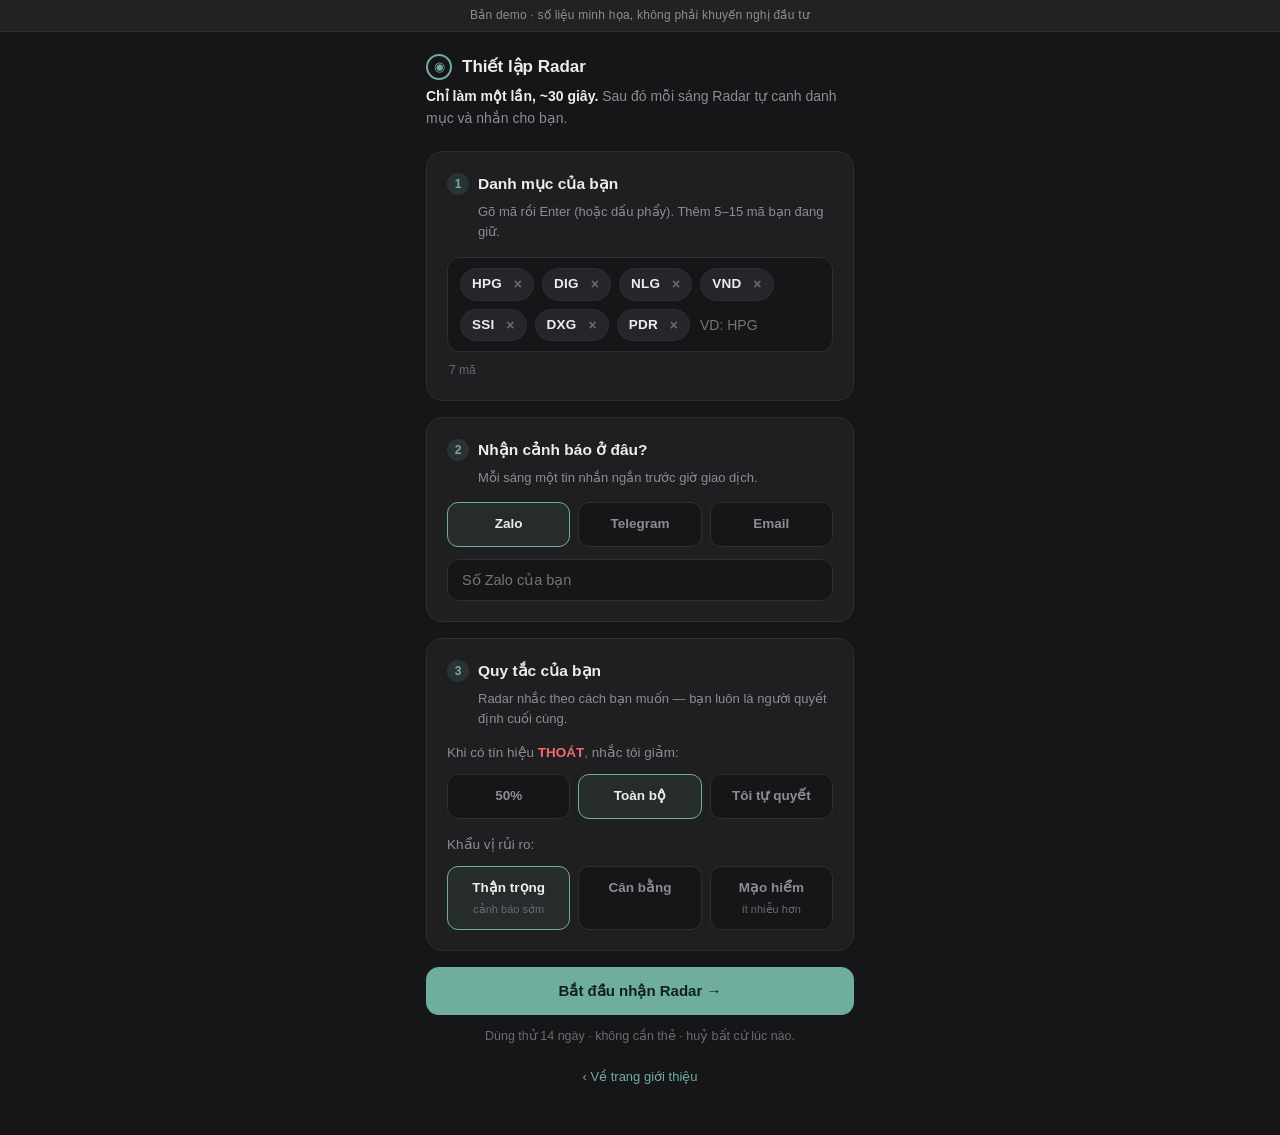
<file: onboarding.html>
<!DOCTYPE html>
<html lang="vi">
<head>
<meta charset="UTF-8">
<meta name="viewport" content="width=device-width, initial-scale=1">
<title>Radar danh mục — thiết lập</title>
<style>
:root{
  --bg:#161618;--surface:#1f1f22;--surface-2:#26262a;--line:#2e2e33;
  --text:#ededed;--muted:#8c8c93;--muted-2:#6a6a70;
  --red:#f06a6f;--amber:#e3a83a;--green:#5cbd86;--gray:#6a6a70;--accent:#6fae9f;
  --radius:16px;
}
*{box-sizing:border-box;margin:0;padding:0}
html{-webkit-text-size-adjust:100%}
body{background:var(--bg);color:var(--text);
  font-family:'Inter',-apple-system,'Segoe UI',Roboto,Helvetica,Arial,sans-serif;
  line-height:1.55;-webkit-font-smoothing:antialiased}
a{color:inherit;text-decoration:none}
.demo-flag{background:#222;color:var(--muted);font-size:12px;text-align:center;padding:6px 12px;border-bottom:1px solid var(--line);letter-spacing:.02em}
.shell{max-width:460px;margin:0 auto;padding:22px 16px 48px}

.head{display:flex;align-items:center;gap:10px;margin-bottom:6px}
.logo{width:26px;height:26px;border-radius:50%;border:2px solid var(--accent);display:grid;place-items:center;color:var(--accent);font-size:13px}
.head .b{font-weight:600;font-size:17px}
.lede{color:var(--muted);font-size:14px;margin:2px 0 22px}
.lede b{color:var(--text)}

.block{background:var(--surface);border:1px solid var(--line);border-radius:var(--radius);padding:20px;margin-bottom:16px}
.step{display:flex;align-items:center;gap:9px;margin-bottom:6px}
.step .num{width:22px;height:22px;border-radius:50%;background:rgba(111,174,159,.14);color:var(--accent);font-size:12px;font-weight:700;display:grid;place-items:center;flex:none}
.step h3{font-size:15.5px;font-weight:600}
.hint{color:var(--muted);font-size:13px;margin:0 0 14px 31px}

/* ticker input + chips */
.tickbox{border:1px solid var(--line);border-radius:12px;background:var(--bg);padding:10px 12px;display:flex;flex-wrap:wrap;gap:8px;align-items:center}
.tickbox:focus-within{border-color:var(--accent)}
.chip{display:inline-flex;align-items:center;gap:7px;background:var(--surface-2);border:1px solid var(--line);border-radius:999px;padding:5px 6px 5px 11px;font-size:13.5px;font-weight:600;letter-spacing:.02em}
.chip b{font-weight:700}
.chip .x{cursor:pointer;color:var(--muted-2);width:18px;height:18px;border-radius:50%;display:grid;place-items:center;font-size:14px;line-height:1}
.chip .x:hover{background:rgba(240,106,111,.15);color:var(--red)}
.tickbox input{flex:1;min-width:90px;background:transparent;border:none;outline:none;color:var(--text);font-family:inherit;font-size:14px;padding:6px 2px}
.count{font-size:12px;color:var(--muted-2);margin:9px 0 0 2px}

/* segmented */
.seg{display:flex;gap:8px;flex-wrap:wrap}
.opt{flex:1;min-width:92px;text-align:center;border:1px solid var(--line);border-radius:11px;padding:11px 8px;font-size:13.5px;font-weight:600;color:var(--muted);cursor:pointer;background:var(--bg);transition:all .15s}
.opt:hover{border-color:#3a3a40}
.opt.active{border-color:var(--accent);color:var(--text);background:rgba(111,174,159,.08)}
.opt .sub{display:block;font-size:11px;font-weight:400;color:var(--muted-2);margin-top:2px}

.contact{margin-top:12px}
.contact input{width:100%;background:var(--bg);border:1px solid var(--line);color:var(--text);border-radius:11px;padding:12px 14px;font-family:inherit;font-size:14.5px}
.contact input:focus{outline:none;border-color:var(--accent)}

.rulelbl{font-size:13.5px;color:var(--muted);margin:0 0 10px 0}

.cta{display:block;width:100%;margin-top:6px;padding:15px;background:var(--accent);color:#10211d;font-weight:700;font-size:15px;border:none;border-radius:13px;cursor:pointer;font-family:inherit;transition:filter .15s}
.cta:hover{filter:brightness(1.07)}
.reassure{text-align:center;color:var(--muted-2);font-size:12.5px;margin-top:12px}
.back{text-align:center;font-size:13px;margin-top:20px}
.back a{color:var(--accent)}
@media (prefers-reduced-motion:reduce){*{transition:none!important}}
</style>
</head>
<body>
<div class="demo-flag">Bản demo · số liệu minh họa, không phải khuyến nghị đầu tư</div>

<div class="shell">
  <div class="head"><span class="logo">◉</span><span class="b">Thiết lập Radar</span></div>
  <p class="lede"><b>Chỉ làm một lần, ~30 giây.</b> Sau đó mỗi sáng Radar tự canh danh mục và nhắn cho bạn.</p>

  <!-- 1. Danh mục -->
  <div class="block">
    <div class="step"><span class="num">1</span><h3>Danh mục của bạn</h3></div>
    <p class="hint">Gõ mã rồi Enter (hoặc dấu phẩy). Thêm 5–15 mã bạn đang giữ.</p>
    <div class="tickbox" id="tickbox" onclick="document.getElementById('tickinput').focus()">
      <input id="tickinput" placeholder="VD: HPG" autocomplete="off">
    </div>
    <div class="count" id="count">0 mã</div>
  </div>

  <!-- 2. Kênh -->
  <div class="block">
    <div class="step"><span class="num">2</span><h3>Nhận cảnh báo ở đâu?</h3></div>
    <p class="hint">Mỗi sáng một tin nhắn ngắn trước giờ giao dịch.</p>
    <div class="seg" id="channel">
      <div class="opt active" data-ch="zalo" data-ph="Số Zalo của bạn">Zalo</div>
      <div class="opt" data-ch="tele" data-ph="@username Telegram">Telegram</div>
      <div class="opt" data-ch="email" data-ph="Email của bạn">Email</div>
    </div>
    <div class="contact"><input id="contact" placeholder="Số Zalo của bạn"></div>
  </div>

  <!-- 3. Quy tắc -->
  <div class="block">
    <div class="step"><span class="num">3</span><h3>Quy tắc của bạn</h3></div>
    <p class="hint">Radar nhắc theo cách bạn muốn — bạn luôn là người quyết định cuối cùng.</p>

    <p class="rulelbl">Khi có tín hiệu <b style="color:var(--red)">THOÁT</b>, nhắc tôi giảm:</p>
    <div class="seg" id="cut">
      <div class="opt" data-v="50">50%</div>
      <div class="opt active" data-v="100">Toàn bộ</div>
      <div class="opt" data-v="self">Tôi tự quyết</div>
    </div>

    <p class="rulelbl" style="margin-top:16px">Khẩu vị rủi ro:</p>
    <div class="seg" id="risk">
      <div class="opt active" data-v="caution">Thận trọng<span class="sub">cảnh báo sớm</span></div>
      <div class="opt" data-v="balance">Cân bằng</div>
      <div class="opt" data-v="bold">Mạo hiểm<span class="sub">ít nhiễu hơn</span></div>
    </div>
  </div>

  <button class="cta" onclick="location.href='radar.html'">Bắt đầu nhận Radar →</button>
  <p class="reassure">Dùng thử 14 ngày · không cần thẻ · huỷ bất cứ lúc nào.</p>
  <div class="back"><a href="index.html">‹ Về trang giới thiệu</a></div>
</div>

<script>
  var tickers=['HPG','DIG','NLG','VND','SSI','DXG','PDR'];
  var box=document.getElementById('tickbox'), inp=document.getElementById('tickinput'), cnt=document.getElementById('count');
  function render(){
    box.querySelectorAll('.chip').forEach(function(c){c.remove();});
    tickers.forEach(function(t,i){
      var c=document.createElement('span'); c.className='chip';
      c.innerHTML='<b>'+t+'</b><span class="x">×</span>';
      c.querySelector('.x').onclick=function(e){e.stopPropagation();tickers.splice(i,1);render();};
      box.insertBefore(c,inp);
    });
    cnt.textContent=tickers.length+' mã'+(tickers.length<5?' · nên thêm để đủ 5+':'');
  }
  function add(){
    var v=inp.value.trim().toUpperCase().replace(/[^A-Z0-9]/g,'');
    if(v && tickers.indexOf(v)===-1 && tickers.length<15){tickers.push(v);}
    inp.value=''; render();
  }
  inp.addEventListener('keydown',function(e){
    if(e.key==='Enter'||e.key===','){e.preventDefault();add();}
    else if(e.key==='Backspace' && inp.value===''){tickers.pop();render();}
  });
  inp.addEventListener('blur',function(){if(inp.value.trim())add();});

  function segment(id,cb){
    document.querySelectorAll('#'+id+' .opt').forEach(function(o){
      o.onclick=function(){
        document.querySelectorAll('#'+id+' .opt').forEach(function(x){x.classList.remove('active');});
        o.classList.add('active'); if(cb)cb(o);
      };
    });
  }
  segment('channel',function(o){document.getElementById('contact').placeholder=o.getAttribute('data-ph');});
  segment('cut'); segment('risk');
  render();
</script>
</body>
</html>
</file>
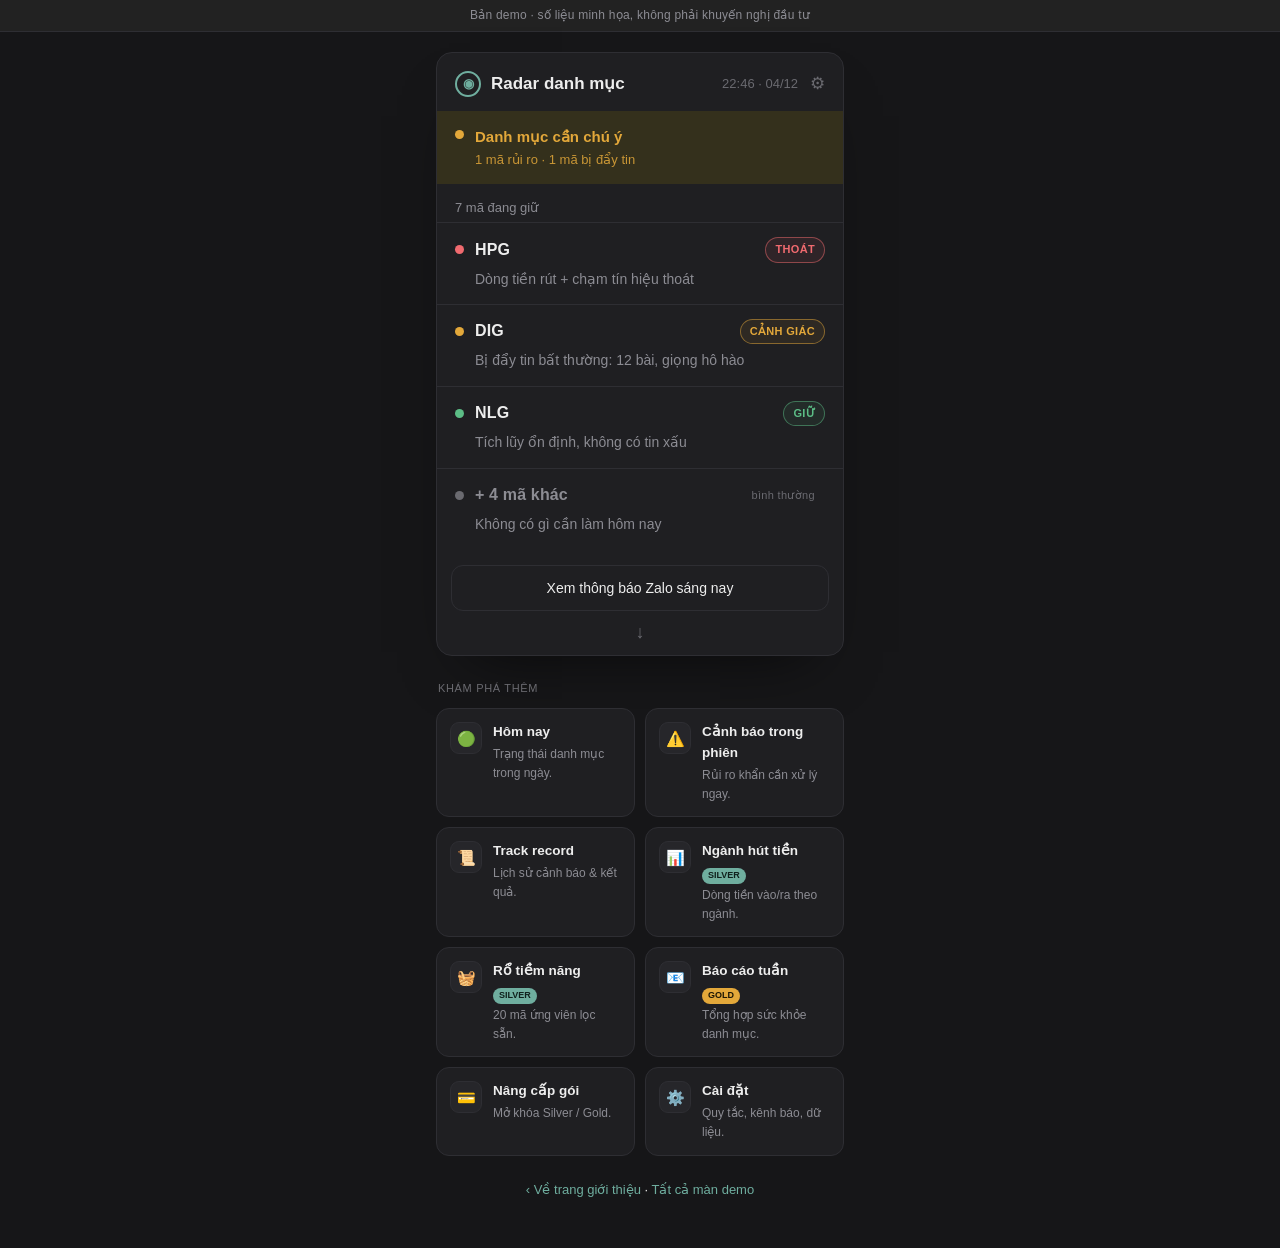
<file: radar.html>
<!DOCTYPE html>
<html lang="vi">
<head>
<meta charset="UTF-8">
<meta name="viewport" content="width=device-width, initial-scale=1">
<title>Radar danh mục</title>
<style>
:root{
  --bg:#161618;--surface:#1f1f22;--surface-2:#26262a;--line:#2e2e33;
  --text:#ededed;--muted:#8c8c93;--muted-2:#6a6a70;
  --red:#f06a6f;--amber:#e3a83a;--green:#5cbd86;--gray:#6a6a70;--accent:#6fae9f;
  --radius:16px;
}
*{box-sizing:border-box;margin:0;padding:0}
html{-webkit-text-size-adjust:100%}
body{background:var(--bg);color:var(--text);
  font-family:'Inter',-apple-system,'Segoe UI',Roboto,Helvetica,Arial,sans-serif;
  line-height:1.55;-webkit-font-smoothing:antialiased}
a{color:inherit;text-decoration:none}
.demo-flag{background:#222;color:var(--muted);font-size:12px;text-align:center;padding:6px 12px;border-bottom:1px solid var(--line);letter-spacing:.02em}
.shell{max-width:440px;margin:0 auto;padding:20px 16px 48px}
.card{background:var(--surface);border:1px solid var(--line);border-radius:var(--radius);overflow:hidden;box-shadow:0 30px 60px -34px rgba(0,0,0,.7)}

.hd{display:flex;align-items:center;justify-content:space-between;padding:18px 18px 14px}
.brand{display:flex;align-items:center;gap:10px;font-weight:600;font-size:17px}
.logo{width:26px;height:26px;border-radius:50%;border:2px solid var(--accent);display:grid;place-items:center;color:var(--accent);font-size:13px}
.time{color:var(--muted-2);font-size:13px;white-space:nowrap}

.alert{background:#34301c;padding:14px 18px;display:flex;gap:11px;align-items:flex-start}
.alert .dot{margin-top:5px}
.alert h3{color:var(--amber);font-size:15px;font-weight:600}
.alert p{color:var(--amber);opacity:.85;font-size:13px;margin-top:2px}

.held{color:var(--muted);font-size:13px;padding:14px 18px 4px}

.dot{width:9px;height:9px;border-radius:50%;flex:none}
.dot.red{background:var(--red)}.dot.amber{background:var(--amber)}.dot.green{background:var(--green)}.dot.gray{background:var(--gray)}

.row{padding:14px 18px;border-top:1px solid var(--line);cursor:pointer;transition:background .15s}
.row:hover{background:var(--surface-2)}
.row .top{display:flex;align-items:center;gap:11px}
.tk{font-weight:700;font-size:16px;letter-spacing:.01em}
.sp{flex:1}
.badge{font-size:11px;font-weight:600;padding:3px 9px;border-radius:999px;border:1px solid;letter-spacing:.03em}
.badge.exit{color:var(--red);border-color:rgba(240,106,111,.5);background:rgba(240,106,111,.08)}
.badge.warn{color:var(--amber);border-color:rgba(227,168,58,.5);background:rgba(227,168,58,.08)}
.badge.hold{color:var(--green);border-color:rgba(92,189,134,.5);background:rgba(92,189,134,.08)}
.badge.flat{color:var(--muted-2);border-color:transparent;background:transparent;font-weight:500}
.reason{color:var(--muted);font-size:14px;margin-top:6px;margin-left:20px}

.why{margin:10px 0 0 20px;padding:13px 15px;background:var(--surface-2);border:1px solid var(--line);border-radius:12px;display:none}
.why.open{display:block}
.why .lbl{color:var(--accent);font-size:11px;font-weight:600;letter-spacing:.05em;text-transform:uppercase;display:block;margin-bottom:6px}
.why .txt{font-size:13.5px;color:#cfcfcf}
.why .more{display:inline-block;margin-top:11px;font-size:13px;font-weight:600;color:var(--accent)}

.foot-btn{display:flex;align-items:center;justify-content:center;gap:8px;margin:16px 14px 6px;padding:14px;border:1px solid var(--line);border-radius:12px;color:var(--text);font-size:14px;cursor:pointer;background:transparent;width:calc(100% - 28px);font-family:inherit;transition:background .15s}
.foot-btn:hover{background:var(--surface-2)}
.chev{display:block;text-align:center;color:var(--muted-2);font-size:18px;padding:2px 0 8px}

.zalo-wrap{margin-top:18px;display:none}
.zalo{background:var(--surface-2);border:1px solid var(--line);border-radius:14px;padding:15px 17px}
.zalo .zh{display:flex;align-items:center;gap:8px;font-size:12px;color:var(--muted-2);margin-bottom:9px}
.zalo .oa{width:18px;height:18px;border-radius:50%;background:var(--accent);color:#10211d;font-size:10px;font-weight:700;display:grid;place-items:center}
.zalo .zt{font-weight:600;font-size:14.5px}
.zalo .zb{font-size:13.5px;color:#d6d6d6;margin-top:6px}
.zalo .zc{color:var(--accent);font-size:13px;margin-top:10px;font-weight:500}
.zalo-note{color:var(--muted-2);font-size:12.5px;margin-top:11px}

.back{text-align:center;font-size:13px;margin-top:24px}
.back a{color:var(--accent)}

.set{color:var(--muted-2);font-size:17px;margin-left:12px;line-height:1}
.set:hover{color:var(--accent)}
.nav-sec{margin-top:24px}
.nav-label{font-size:11px;letter-spacing:.06em;text-transform:uppercase;color:var(--muted-2);margin:0 2px 11px}
.nav-grid{display:grid;grid-template-columns:repeat(2,1fr);gap:10px}
.navcard{display:flex;align-items:flex-start;gap:11px;background:var(--surface);border:1px solid var(--line);border-radius:13px;padding:13px;transition:border-color .15s,transform .12s}
.navcard:hover{border-color:rgba(111,174,159,.5);transform:translateY(-1px)}
.navcard .ic{width:32px;height:32px;border-radius:9px;display:grid;place-items:center;font-size:15px;flex:none;background:var(--surface-2);border:1px solid var(--line)}
.navcard h4{font-size:13.5px;font-weight:600;display:flex;align-items:center;gap:6px;flex-wrap:wrap}
.navcard p{font-size:12px;color:var(--muted);margin-top:2px}
.navcard .tag{font-size:9px;font-weight:700;padding:1px 6px;border-radius:999px}
.navcard .tag.s{color:#10211d;background:var(--accent)}
.navcard .tag.g{color:#1d1705;background:var(--amber)}
.zalo-note a{color:var(--accent)}
@media (prefers-reduced-motion:reduce){*{transition:none!important}}
</style>
</head>
<body>
<div class="demo-flag">Bản demo · số liệu minh họa, không phải khuyến nghị đầu tư</div>

<div class="shell">
  <div class="card">
    <div class="hd">
      <div class="brand"><span class="logo">◉</span> Radar danh mục</div>
      <div style="display:flex;align-items:center"><span class="time" id="now">—</span><a class="set" href="cai-dat.html" title="Cài đặt" aria-label="Cài đặt">⚙</a></div>
    </div>

    <div class="alert">
      <span class="dot amber"></span>
      <div>
        <h3>Danh mục cần chú ý</h3>
        <p>1 mã rủi ro · 1 mã bị đẩy tin</p>
      </div>
    </div>

    <div class="held">7 mã đang giữ</div>

    <!-- HPG -->
    <div class="row" onclick="toggle('w1')">
      <div class="top"><span class="dot red"></span><span class="tk">HPG</span><span class="sp"></span><span class="badge exit">THOÁT</span></div>
      <div class="reason">Dòng tiền rút + chạm tín hiệu thoát</div>
      <div class="why" id="w1">
        <span class="lbl">Vì sao</span>
        <div class="txt">Áp lực bán đang lấn át lực mua trong nhiều phiên, đồng thời tín hiệu kỹ thuật đã chuyển xấu. Khi cả hai cùng xảy ra, rủi ro giảm giá tiếp tục là cao.</div>
        <a class="more" href="detail.html">Xem bằng chứng đầy đủ →</a>
      </div>
    </div>

    <!-- DIG -->
    <div class="row" onclick="toggle('w2')">
      <div class="top"><span class="dot amber"></span><span class="tk">DIG</span><span class="sp"></span><span class="badge warn">CẢNH GIÁC</span></div>
      <div class="reason">Bị đẩy tin bất thường: 12 bài, giọng hô hào</div>
      <div class="why" id="w2">
        <span class="lbl">Vì sao</span>
        <div class="txt">Lượng tin về mã này tăng đột biến trong thời gian ngắn với giọng điệu cổ vũ mua vào — dấu hiệu thường thấy khi giá đang bị bơm. Nên thận trọng, không mua đuổi.</div>
        <a class="more" href="detail.html">Xem bằng chứng đầy đủ →</a>
      </div>
    </div>

    <!-- NLG -->
    <div class="row" onclick="toggle('w3')">
      <div class="top"><span class="dot green"></span><span class="tk">NLG</span><span class="sp"></span><span class="badge hold">GIỮ</span></div>
      <div class="reason">Tích lũy ổn định, không có tin xấu</div>
      <div class="why" id="w3">
        <span class="lbl">Vì sao</span>
        <div class="txt">Mã đang vận động ổn định, không có dấu hiệu dòng tiền rút và không có tin tức tiêu cực đáng kể. Chưa có lý do để hành động.</div>
        <a class="more" href="detail.html">Xem bằng chứng đầy đủ →</a>
      </div>
    </div>

    <!-- Gộp -->
    <div class="row" style="cursor:default">
      <div class="top"><span class="dot gray"></span><span class="tk" style="font-weight:600;color:var(--muted)">+ 4 mã khác</span><span class="sp"></span><span class="badge flat">bình thường</span></div>
      <div class="reason">Không có gì cần làm hôm nay</div>
    </div>

    <button class="foot-btn" onclick="openZalo()">Xem thông báo Zalo sáng nay</button>
    <div class="chev">↓</div>
  </div>

  <div class="zalo-wrap" id="zaloWrap">
    <div class="zalo">
      <div class="zh"><span class="oa">R</span> Radar danh mục · 7:30 sáng nay</div>
      <div class="zt">Danh mục cần chú ý hôm nay</div>
      <div class="zb">⚠️ HPG: cân nhắc THOÁT (dòng tiền rút + tín hiệu thoát). 👀 DIG: CẢNH GIÁC, đang bị đẩy tin. 5 mã còn lại bình thường.</div>
      <div class="zc">Mở Radar →</div>
    </div>
    <p class="zalo-note">Đây là tin nhắn khách nhận mỗi sáng. Mở link là thấy đúng màn hình phía trên. <a href="zalo.html">Xem màn thông báo đầy đủ →</a></p>
  </div>

  <div class="nav-sec">
    <div class="nav-label">Khám phá thêm</div>
    <div class="nav-grid">
      <a class="navcard" href="ngay-binh-thuong.html"><span class="ic">🟢</span><div><h4>Hôm nay</h4><p>Trạng thái danh mục trong ngày.</p></div></a>
      <a class="navcard" href="canh-bao.html"><span class="ic">⚠️</span><div><h4>Cảnh báo trong phiên</h4><p>Rủi ro khẩn cần xử lý ngay.</p></div></a>
      <a class="navcard" href="track-record.html"><span class="ic">📜</span><div><h4>Track record</h4><p>Lịch sử cảnh báo &amp; kết quả.</p></div></a>
      <a class="navcard" href="nganh.html"><span class="ic">📊</span><div><h4>Ngành hút tiền <span class="tag s">SILVER</span></h4><p>Dòng tiền vào/ra theo ngành.</p></div></a>
      <a class="navcard" href="ro-tiem-nang.html"><span class="ic">🧺</span><div><h4>Rổ tiềm năng <span class="tag s">SILVER</span></h4><p>20 mã ứng viên lọc sẵn.</p></div></a>
      <a class="navcard" href="bao-cao-tuan.html"><span class="ic">📧</span><div><h4>Báo cáo tuần <span class="tag g">GOLD</span></h4><p>Tổng hợp sức khỏe danh mục.</p></div></a>
      <a class="navcard" href="bang-gia.html"><span class="ic">💳</span><div><h4>Nâng cấp gói</h4><p>Mở khóa Silver / Gold.</p></div></a>
      <a class="navcard" href="cai-dat.html"><span class="ic">⚙️</span><div><h4>Cài đặt</h4><p>Quy tắc, kênh báo, dữ liệu.</p></div></a>
    </div>
  </div>

  <div class="back"><a href="index.html">‹ Về trang giới thiệu</a> · <a href="menu.html">Tất cả màn demo</a></div>
</div>

<script>
  function toggle(id){ document.getElementById(id).classList.toggle('open'); }
  function openZalo(){
    var z=document.getElementById('zaloWrap');
    z.style.display='block';
    z.scrollIntoView({behavior:'smooth',block:'center'});
  }
  function tick(){
    var d=new Date();
    var p=function(n){return String(n).padStart(2,'0')};
    document.getElementById('now').textContent=p(d.getHours())+':'+p(d.getMinutes())+' · '+p(d.getDate())+'/'+p(d.getMonth()+1);
  }
  tick(); setInterval(tick,30000);
</script>
</body>
</html>
</file>
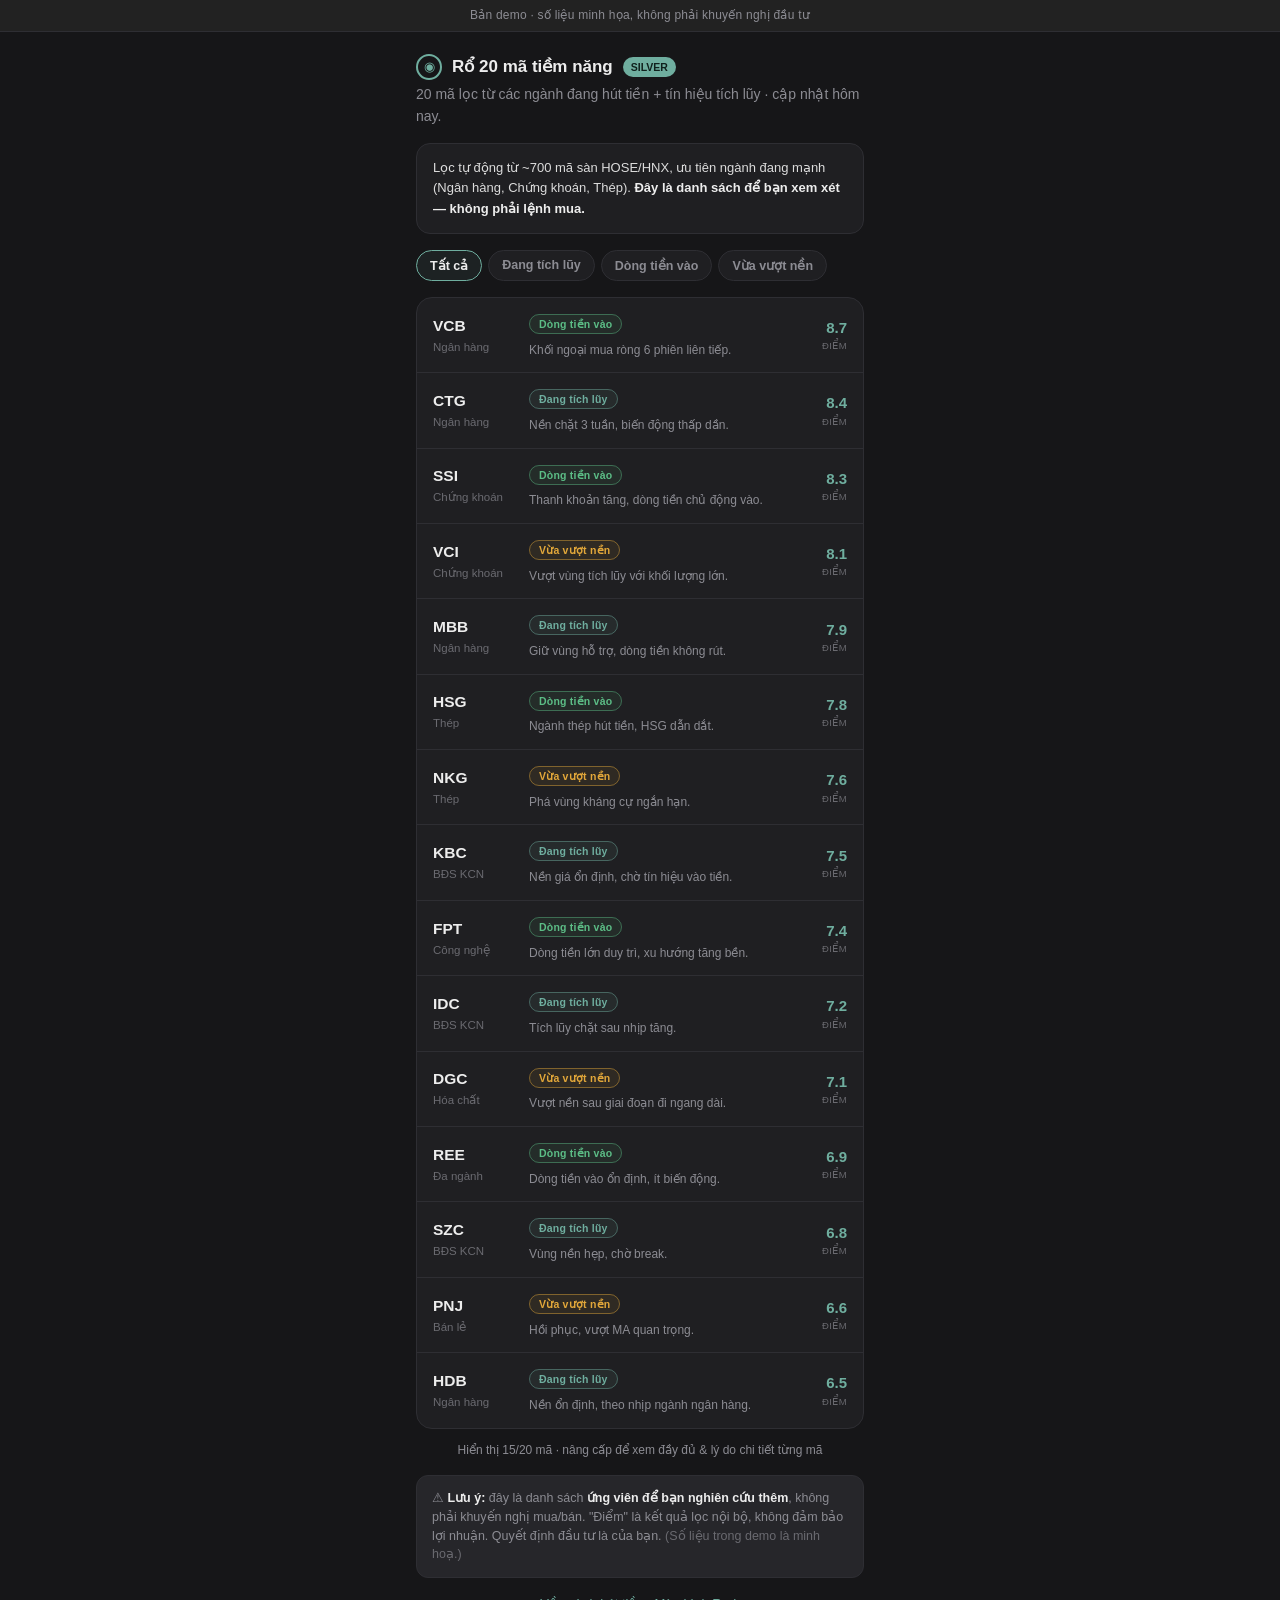
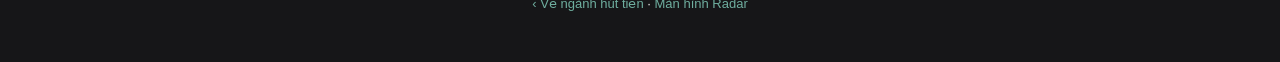
<file: ro-tiem-nang.html>
<!DOCTYPE html>
<html lang="vi">
<head>
<meta charset="UTF-8">
<meta name="viewport" content="width=device-width, initial-scale=1">
<title>Radar danh mục — rổ tiềm năng</title>
<style>
:root{
  --bg:#161618;--surface:#1f1f22;--surface-2:#26262a;--line:#2e2e33;
  --text:#ededed;--muted:#8c8c93;--muted-2:#6a6a70;
  --red:#f06a6f;--amber:#e3a83a;--green:#5cbd86;--accent:#6fae9f;--radius:16px;
}
*{box-sizing:border-box;margin:0;padding:0}
html{-webkit-text-size-adjust:100%}
body{background:var(--bg);color:var(--text);
  font-family:'Inter',-apple-system,'Segoe UI',Roboto,Helvetica,Arial,sans-serif;
  line-height:1.55;-webkit-font-smoothing:antialiased}
a{color:inherit;text-decoration:none}
.demo-flag{background:#222;color:var(--muted);font-size:12px;text-align:center;padding:6px 12px;border-bottom:1px solid var(--line);letter-spacing:.02em}
.shell{max-width:480px;margin:0 auto;padding:22px 16px 48px}

.head{display:flex;align-items:center;gap:10px;margin-bottom:4px;flex-wrap:wrap}
.logo{width:26px;height:26px;border-radius:50%;border:2px solid var(--accent);display:grid;place-items:center;color:var(--accent);font-size:13px}
.head .b{font-weight:600;font-size:17px}
.silver{font-size:10.5px;font-weight:700;color:#10211d;background:var(--accent);padding:2px 8px;border-radius:999px}
.lede{color:var(--muted);font-size:14px;margin:2px 0 16px}

.summary{background:var(--surface);border:1px solid var(--line);border-radius:14px;padding:14px 16px;font-size:13px;color:#dcdcdc;margin-bottom:16px}
.summary b{color:var(--text)}

.filter{display:flex;gap:6px;overflow-x:auto;margin-bottom:14px;padding-bottom:2px}
.filter button{white-space:nowrap;border:1px solid var(--line);background:var(--surface);color:var(--muted);font-family:inherit;font-size:12.5px;font-weight:600;padding:7px 13px;border-radius:999px;cursor:pointer;transition:all .15s}
.filter button.on{border-color:var(--accent);color:var(--text);background:rgba(111,174,159,.08)}

.list{background:var(--surface);border:1px solid var(--line);border-radius:var(--radius);overflow:hidden}
.row{padding:13px 16px;border-top:1px solid var(--line);display:flex;align-items:center;gap:12px}
.row:first-child{border-top:none}
.tkwrap{min-width:84px}
.tk{font-weight:700;font-size:15.5px}
.sect{font-size:11.5px;color:var(--muted-2);margin-top:1px}
.mid{flex:1}
.tag{font-size:10.5px;font-weight:600;padding:3px 9px;border-radius:999px;border:1px solid;letter-spacing:.02em}
.tag.acc{color:var(--accent);border-color:rgba(111,174,159,.45);background:rgba(111,174,159,.08)}
.tag.flow{color:var(--green);border-color:rgba(92,189,134,.45);background:rgba(92,189,134,.08)}
.tag.brk{color:var(--amber);border-color:rgba(227,168,58,.45);background:rgba(227,168,58,.08)}
.note{font-size:12px;color:var(--muted);margin-top:5px}
.score{text-align:right;min-width:42px}
.score .n{font-weight:700;font-size:15px;color:var(--accent)}
.score .l{font-size:9.5px;color:var(--muted-2);letter-spacing:.04em}

.disc{background:var(--surface-2);border:1px solid var(--line);border-radius:12px;padding:13px 15px;font-size:12.5px;color:var(--muted);margin-top:16px;line-height:1.5}
.disc b{color:var(--text)}
.back{text-align:center;font-size:13px;margin-top:16px}
.back a{color:var(--accent)}
@media (prefers-reduced-motion:reduce){*{transition:none!important}}
</style>
</head>
<body>
<div class="demo-flag">Bản demo · số liệu minh họa, không phải khuyến nghị đầu tư</div>

<div class="shell">
  <div class="head"><span class="logo">◉</span><span class="b">Rổ 20 mã tiềm năng</span><span class="silver">SILVER</span></div>
  <p class="lede">20 mã lọc từ các ngành đang hút tiền + tín hiệu tích lũy · cập nhật hôm nay.</p>

  <div class="summary">
    Lọc tự động từ ~700 mã sàn HOSE/HNX, ưu tiên ngành đang mạnh (Ngân hàng, Chứng khoán, Thép). <b>Đây là danh sách để bạn xem xét — không phải lệnh mua.</b>
  </div>

  <div class="filter">
    <button class="on" onclick="flt('all',this)">Tất cả</button>
    <button onclick="flt('acc',this)">Đang tích lũy</button>
    <button onclick="flt('flow',this)">Dòng tiền vào</button>
    <button onclick="flt('brk',this)">Vừa vượt nền</button>
  </div>

  <div class="list" id="list">
    <!-- rows -->
    <div class="row" data-k="flow"><div class="tkwrap"><div class="tk">VCB</div><div class="sect">Ngân hàng</div></div><div class="mid"><span class="tag flow">Dòng tiền vào</span><div class="note">Khối ngoại mua ròng 6 phiên liên tiếp.</div></div><div class="score"><div class="n">8.7</div><div class="l">ĐIỂM</div></div></div>
    <div class="row" data-k="acc"><div class="tkwrap"><div class="tk">CTG</div><div class="sect">Ngân hàng</div></div><div class="mid"><span class="tag acc">Đang tích lũy</span><div class="note">Nền chặt 3 tuần, biến động thấp dần.</div></div><div class="score"><div class="n">8.4</div><div class="l">ĐIỂM</div></div></div>
    <div class="row" data-k="flow"><div class="tkwrap"><div class="tk">SSI</div><div class="sect">Chứng khoán</div></div><div class="mid"><span class="tag flow">Dòng tiền vào</span><div class="note">Thanh khoản tăng, dòng tiền chủ động vào.</div></div><div class="score"><div class="n">8.3</div><div class="l">ĐIỂM</div></div></div>
    <div class="row" data-k="brk"><div class="tkwrap"><div class="tk">VCI</div><div class="sect">Chứng khoán</div></div><div class="mid"><span class="tag brk">Vừa vượt nền</span><div class="note">Vượt vùng tích lũy với khối lượng lớn.</div></div><div class="score"><div class="n">8.1</div><div class="l">ĐIỂM</div></div></div>
    <div class="row" data-k="acc"><div class="tkwrap"><div class="tk">MBB</div><div class="sect">Ngân hàng</div></div><div class="mid"><span class="tag acc">Đang tích lũy</span><div class="note">Giữ vùng hỗ trợ, dòng tiền không rút.</div></div><div class="score"><div class="n">7.9</div><div class="l">ĐIỂM</div></div></div>
    <div class="row" data-k="flow"><div class="tkwrap"><div class="tk">HSG</div><div class="sect">Thép</div></div><div class="mid"><span class="tag flow">Dòng tiền vào</span><div class="note">Ngành thép hút tiền, HSG dẫn dắt.</div></div><div class="score"><div class="n">7.8</div><div class="l">ĐIỂM</div></div></div>
    <div class="row" data-k="brk"><div class="tkwrap"><div class="tk">NKG</div><div class="sect">Thép</div></div><div class="mid"><span class="tag brk">Vừa vượt nền</span><div class="note">Phá vùng kháng cự ngắn hạn.</div></div><div class="score"><div class="n">7.6</div><div class="l">ĐIỂM</div></div></div>
    <div class="row" data-k="acc"><div class="tkwrap"><div class="tk">KBC</div><div class="sect">BĐS KCN</div></div><div class="mid"><span class="tag acc">Đang tích lũy</span><div class="note">Nền giá ổn định, chờ tín hiệu vào tiền.</div></div><div class="score"><div class="n">7.5</div><div class="l">ĐIỂM</div></div></div>
    <div class="row" data-k="flow"><div class="tkwrap"><div class="tk">FPT</div><div class="sect">Công nghệ</div></div><div class="mid"><span class="tag flow">Dòng tiền vào</span><div class="note">Dòng tiền lớn duy trì, xu hướng tăng bền.</div></div><div class="score"><div class="n">7.4</div><div class="l">ĐIỂM</div></div></div>
    <div class="row" data-k="acc"><div class="tkwrap"><div class="tk">IDC</div><div class="sect">BĐS KCN</div></div><div class="mid"><span class="tag acc">Đang tích lũy</span><div class="note">Tích lũy chặt sau nhịp tăng.</div></div><div class="score"><div class="n">7.2</div><div class="l">ĐIỂM</div></div></div>
    <div class="row" data-k="brk"><div class="tkwrap"><div class="tk">DGC</div><div class="sect">Hóa chất</div></div><div class="mid"><span class="tag brk">Vừa vượt nền</span><div class="note">Vượt nền sau giai đoạn đi ngang dài.</div></div><div class="score"><div class="n">7.1</div><div class="l">ĐIỂM</div></div></div>
    <div class="row" data-k="flow"><div class="tkwrap"><div class="tk">REE</div><div class="sect">Đa ngành</div></div><div class="mid"><span class="tag flow">Dòng tiền vào</span><div class="note">Dòng tiền vào ổn định, ít biến động.</div></div><div class="score"><div class="n">6.9</div><div class="l">ĐIỂM</div></div></div>
    <div class="row" data-k="acc"><div class="tkwrap"><div class="tk">SZC</div><div class="sect">BĐS KCN</div></div><div class="mid"><span class="tag acc">Đang tích lũy</span><div class="note">Vùng nền hẹp, chờ break.</div></div><div class="score"><div class="n">6.8</div><div class="l">ĐIỂM</div></div></div>
    <div class="row" data-k="brk"><div class="tkwrap"><div class="tk">PNJ</div><div class="sect">Bán lẻ</div></div><div class="mid"><span class="tag brk">Vừa vượt nền</span><div class="note">Hồi phục, vượt MA quan trọng.</div></div><div class="score"><div class="n">6.6</div><div class="l">ĐIỂM</div></div></div>
    <div class="row" data-k="acc"><div class="tkwrap"><div class="tk">HDB</div><div class="sect">Ngân hàng</div></div><div class="mid"><span class="tag acc">Đang tích lũy</span><div class="note">Nền ổn định, theo nhịp ngành ngân hàng.</div></div><div class="score"><div class="n">6.5</div><div class="l">ĐIỂM</div></div></div>
  </div>
  <p class="note" style="text-align:center;margin-top:12px">Hiển thị 15/20 mã · nâng cấp để xem đầy đủ &amp; lý do chi tiết từng mã</p>

  <div class="disc">
    ⚠ <b>Lưu ý:</b> đây là danh sách <b>ứng viên để bạn nghiên cứu thêm</b>, không phải khuyến nghị mua/bán. "Điểm" là kết quả lọc nội bộ, không đảm bảo lợi nhuận. Quyết định đầu tư là của bạn. <span style="color:var(--muted-2)">(Số liệu trong demo là minh hoạ.)</span>
  </div>

  <div class="back"><a href="nganh.html">‹ Về ngành hút tiền</a> · <a href="radar.html">Màn hình Radar</a></div>
</div>

<script>
  function flt(k,btn){
    document.querySelectorAll('.filter button').forEach(function(b){b.classList.remove('on');});
    btn.classList.add('on');
    document.querySelectorAll('.row').forEach(function(e){
      e.style.display=(k==='all'||k===e.getAttribute('data-k'))?'flex':'none';
    });
  }
</script>
</body>
</html>
</file>
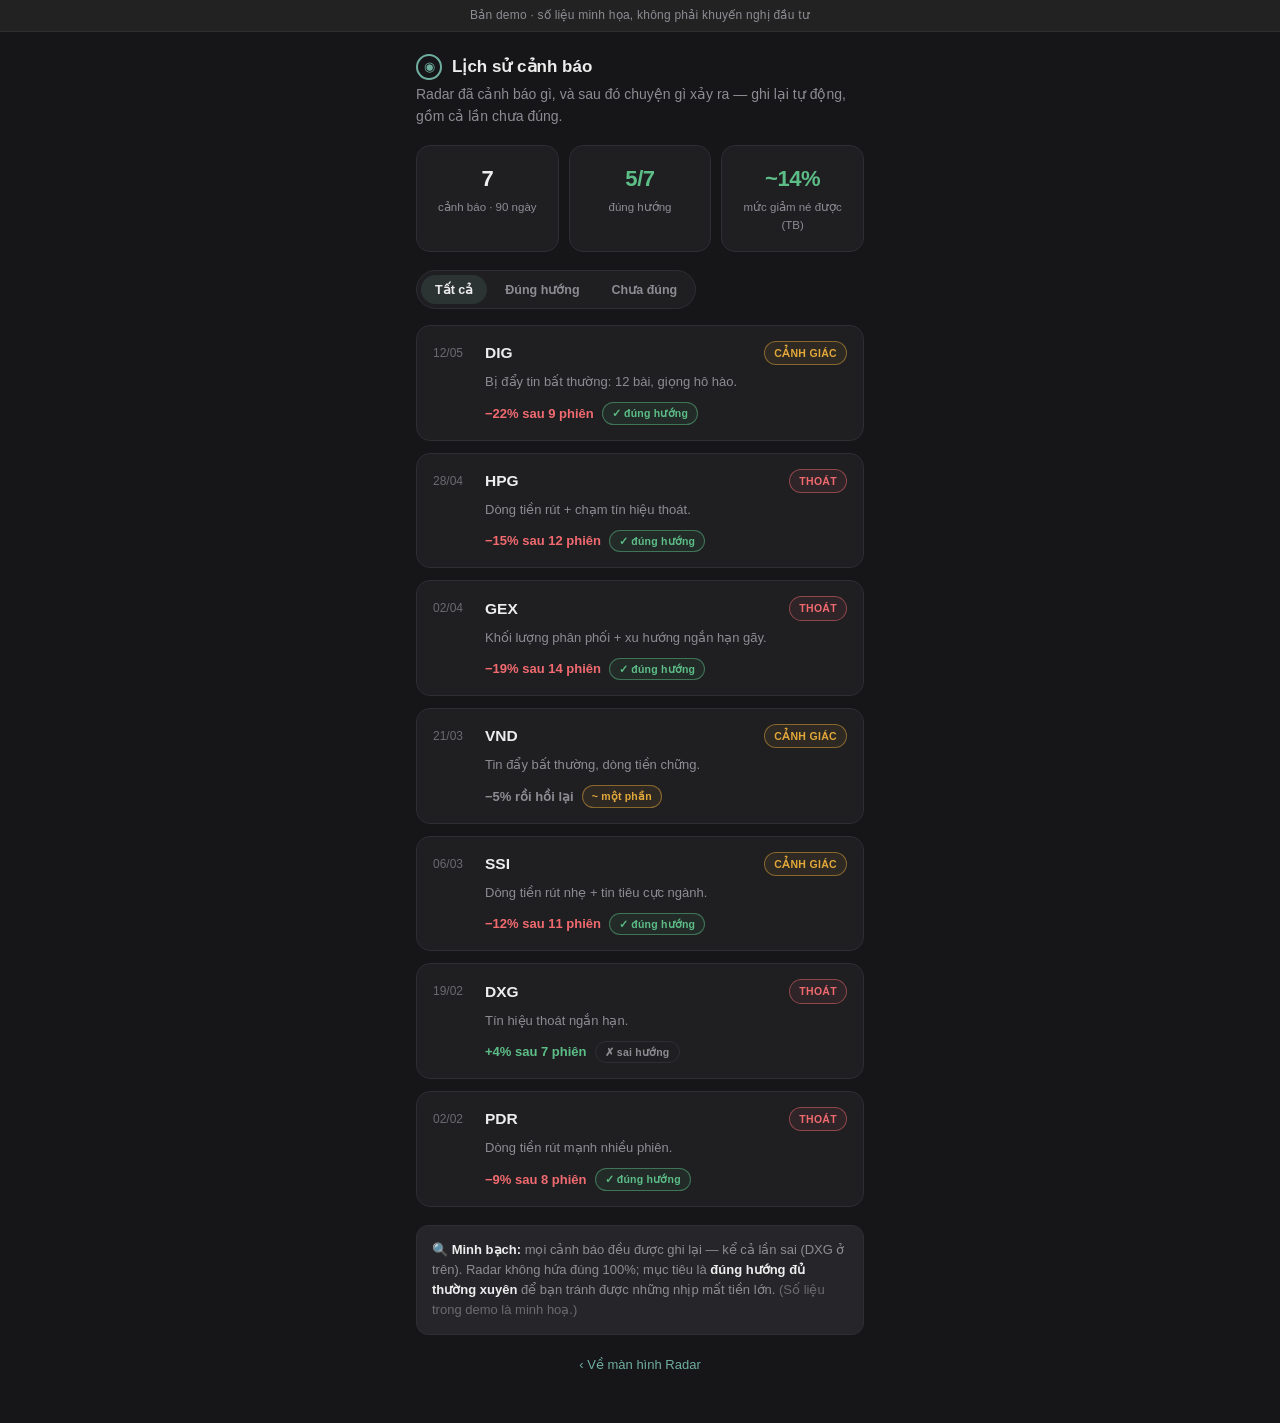
<file: track-record.html>
<!DOCTYPE html>
<html lang="vi">
<head>
<meta charset="UTF-8">
<meta name="viewport" content="width=device-width, initial-scale=1">
<title>Radar danh mục — lịch sử cảnh báo</title>
<style>
:root{
  --bg:#161618;--surface:#1f1f22;--surface-2:#26262a;--line:#2e2e33;
  --text:#ededed;--muted:#8c8c93;--muted-2:#6a6a70;
  --red:#f06a6f;--amber:#e3a83a;--green:#5cbd86;--gray:#6a6a70;--accent:#6fae9f;
  --radius:16px;
}
*{box-sizing:border-box;margin:0;padding:0}
html{-webkit-text-size-adjust:100%}
body{background:var(--bg);color:var(--text);
  font-family:'Inter',-apple-system,'Segoe UI',Roboto,Helvetica,Arial,sans-serif;
  line-height:1.55;-webkit-font-smoothing:antialiased}
a{color:inherit;text-decoration:none}
.demo-flag{background:#222;color:var(--muted);font-size:12px;text-align:center;padding:6px 12px;border-bottom:1px solid var(--line);letter-spacing:.02em}
.shell{max-width:480px;margin:0 auto;padding:22px 16px 48px}

.head{display:flex;align-items:center;gap:10px;margin-bottom:4px}
.logo{width:26px;height:26px;border-radius:50%;border:2px solid var(--accent);display:grid;place-items:center;color:var(--accent);font-size:13px}
.head .b{font-weight:600;font-size:17px}
.lede{color:var(--muted);font-size:14px;margin:2px 0 18px}

/* stat strip */
.stats{display:grid;grid-template-columns:repeat(3,1fr);gap:10px;margin-bottom:18px}
.stat{background:var(--surface);border:1px solid var(--line);border-radius:14px;padding:16px 12px;text-align:center}
.stat .v{font-size:22px;font-weight:700;letter-spacing:-.02em}
.stat .v.g{color:var(--green)}
.stat .k{font-size:11.5px;color:var(--muted);margin-top:3px}

/* filter */
.filter{display:inline-flex;background:var(--surface);border:1px solid var(--line);border-radius:999px;padding:4px;gap:4px;margin-bottom:16px}
.filter button{border:none;background:transparent;color:var(--muted);font-family:inherit;font-size:12.5px;font-weight:600;padding:7px 14px;border-radius:999px;cursor:pointer;transition:all .15s}
.filter button.on{background:rgba(111,174,159,.14);color:var(--text)}

/* entry */
.entry{background:var(--surface);border:1px solid var(--line);border-radius:14px;padding:15px 16px;margin-bottom:12px}
.entry .top{display:flex;align-items:center;gap:10px}
.entry .date{font-size:12px;color:var(--muted-2);width:42px;flex:none}
.tk{font-weight:700;font-size:15.5px}
.sp{flex:1}
.badge{font-size:10.5px;font-weight:600;padding:3px 9px;border-radius:999px;border:1px solid;letter-spacing:.03em}
.badge.exit{color:var(--red);border-color:rgba(240,106,111,.5);background:rgba(240,106,111,.08)}
.badge.warn{color:var(--amber);border-color:rgba(227,168,58,.5);background:rgba(227,168,58,.08)}
.entry .why{color:var(--muted);font-size:13px;margin:7px 0 0 52px}
.entry .out{display:flex;align-items:center;gap:8px;margin:10px 0 0 52px;font-size:13px}
.entry .out .res{font-weight:600}
.res.down{color:var(--red)} .res.up{color:var(--green)} .res.flat{color:var(--muted)}
.otag{font-size:10.5px;font-weight:600;padding:2px 9px;border-radius:999px;border:1px solid;letter-spacing:.02em}
.otag.good{color:var(--green);border-color:rgba(92,189,134,.5);background:rgba(92,189,134,.08)}
.otag.part{color:var(--amber);border-color:rgba(227,168,58,.5);background:rgba(227,168,58,.08)}
.otag.miss{color:var(--muted);border-color:var(--line);background:transparent}

.honest{background:var(--surface-2);border:1px solid var(--line);border-radius:12px;padding:14px 15px;font-size:13px;color:var(--muted);margin-top:18px}
.honest b{color:var(--text)}
.back{text-align:center;font-size:13px;margin-top:20px}
.back a{color:var(--accent)}
@media (prefers-reduced-motion:reduce){*{transition:none!important}}
</style>
</head>
<body>
<div class="demo-flag">Bản demo · số liệu minh họa, không phải khuyến nghị đầu tư</div>

<div class="shell">
  <div class="head"><span class="logo">◉</span><span class="b">Lịch sử cảnh báo</span></div>
  <p class="lede">Radar đã cảnh báo gì, và sau đó chuyện gì xảy ra — ghi lại tự động, gồm cả lần chưa đúng.</p>

  <div class="stats">
    <div class="stat"><div class="v">7</div><div class="k">cảnh báo · 90 ngày</div></div>
    <div class="stat"><div class="v g">5/7</div><div class="k">đúng hướng</div></div>
    <div class="stat"><div class="v g">~14%</div><div class="k">mức giảm né được (TB)</div></div>
  </div>

  <div class="filter">
    <button class="on" onclick="flt('all',this)">Tất cả</button>
    <button onclick="flt('good',this)">Đúng hướng</button>
    <button onclick="flt('other',this)">Chưa đúng</button>
  </div>

  <div id="list">
    <!-- DIG -->
    <div class="entry" data-k="good">
      <div class="top"><span class="date">12/05</span><span class="tk">DIG</span><span class="sp"></span><span class="badge warn">CẢNH GIÁC</span></div>
      <div class="why">Bị đẩy tin bất thường: 12 bài, giọng hô hào.</div>
      <div class="out"><span class="res down">−22% sau 9 phiên</span><span class="otag good">✓ đúng hướng</span></div>
    </div>
    <!-- HPG -->
    <div class="entry" data-k="good">
      <div class="top"><span class="date">28/04</span><span class="tk">HPG</span><span class="sp"></span><span class="badge exit">THOÁT</span></div>
      <div class="why">Dòng tiền rút + chạm tín hiệu thoát.</div>
      <div class="out"><span class="res down">−15% sau 12 phiên</span><span class="otag good">✓ đúng hướng</span></div>
    </div>
    <!-- GEX -->
    <div class="entry" data-k="good">
      <div class="top"><span class="date">02/04</span><span class="tk">GEX</span><span class="sp"></span><span class="badge exit">THOÁT</span></div>
      <div class="why">Khối lượng phân phối + xu hướng ngắn hạn gãy.</div>
      <div class="out"><span class="res down">−19% sau 14 phiên</span><span class="otag good">✓ đúng hướng</span></div>
    </div>
    <!-- VND (một phần) -->
    <div class="entry" data-k="other">
      <div class="top"><span class="date">21/03</span><span class="tk">VND</span><span class="sp"></span><span class="badge warn">CẢNH GIÁC</span></div>
      <div class="why">Tin đẩy bất thường, dòng tiền chững.</div>
      <div class="out"><span class="res flat">−5% rồi hồi lại</span><span class="otag part">~ một phần</span></div>
    </div>
    <!-- SSI -->
    <div class="entry" data-k="good">
      <div class="top"><span class="date">06/03</span><span class="tk">SSI</span><span class="sp"></span><span class="badge warn">CẢNH GIÁC</span></div>
      <div class="why">Dòng tiền rút nhẹ + tin tiêu cực ngành.</div>
      <div class="out"><span class="res down">−12% sau 11 phiên</span><span class="otag good">✓ đúng hướng</span></div>
    </div>
    <!-- DXG (sai) -->
    <div class="entry" data-k="other">
      <div class="top"><span class="date">19/02</span><span class="tk">DXG</span><span class="sp"></span><span class="badge exit">THOÁT</span></div>
      <div class="why">Tín hiệu thoát ngắn hạn.</div>
      <div class="out"><span class="res up">+4% sau 7 phiên</span><span class="otag miss">✗ sai hướng</span></div>
    </div>
    <!-- PDR -->
    <div class="entry" data-k="good">
      <div class="top"><span class="date">02/02</span><span class="tk">PDR</span><span class="sp"></span><span class="badge exit">THOÁT</span></div>
      <div class="why">Dòng tiền rút mạnh nhiều phiên.</div>
      <div class="out"><span class="res down">−9% sau 8 phiên</span><span class="otag good">✓ đúng hướng</span></div>
    </div>
  </div>

  <div class="honest">
    🔍 <b>Minh bạch:</b> mọi cảnh báo đều được ghi lại — kể cả lần sai (DXG ở trên). Radar không hứa đúng 100%; mục tiêu là <b>đúng hướng đủ thường xuyên</b> để bạn tránh được những nhịp mất tiền lớn. <span style="color:var(--muted-2)">(Số liệu trong demo là minh hoạ.)</span>
  </div>

  <div class="back"><a href="radar.html">‹ Về màn hình Radar</a></div>
</div>

<script>
  function flt(k,btn){
    document.querySelectorAll('.filter button').forEach(function(b){b.classList.remove('on');});
    btn.classList.add('on');
    document.querySelectorAll('.entry').forEach(function(e){
      var d=e.getAttribute('data-k');
      e.style.display=(k==='all'||k===d)?'block':'none';
    });
  }
</script>
</body>
</html>
</file>
